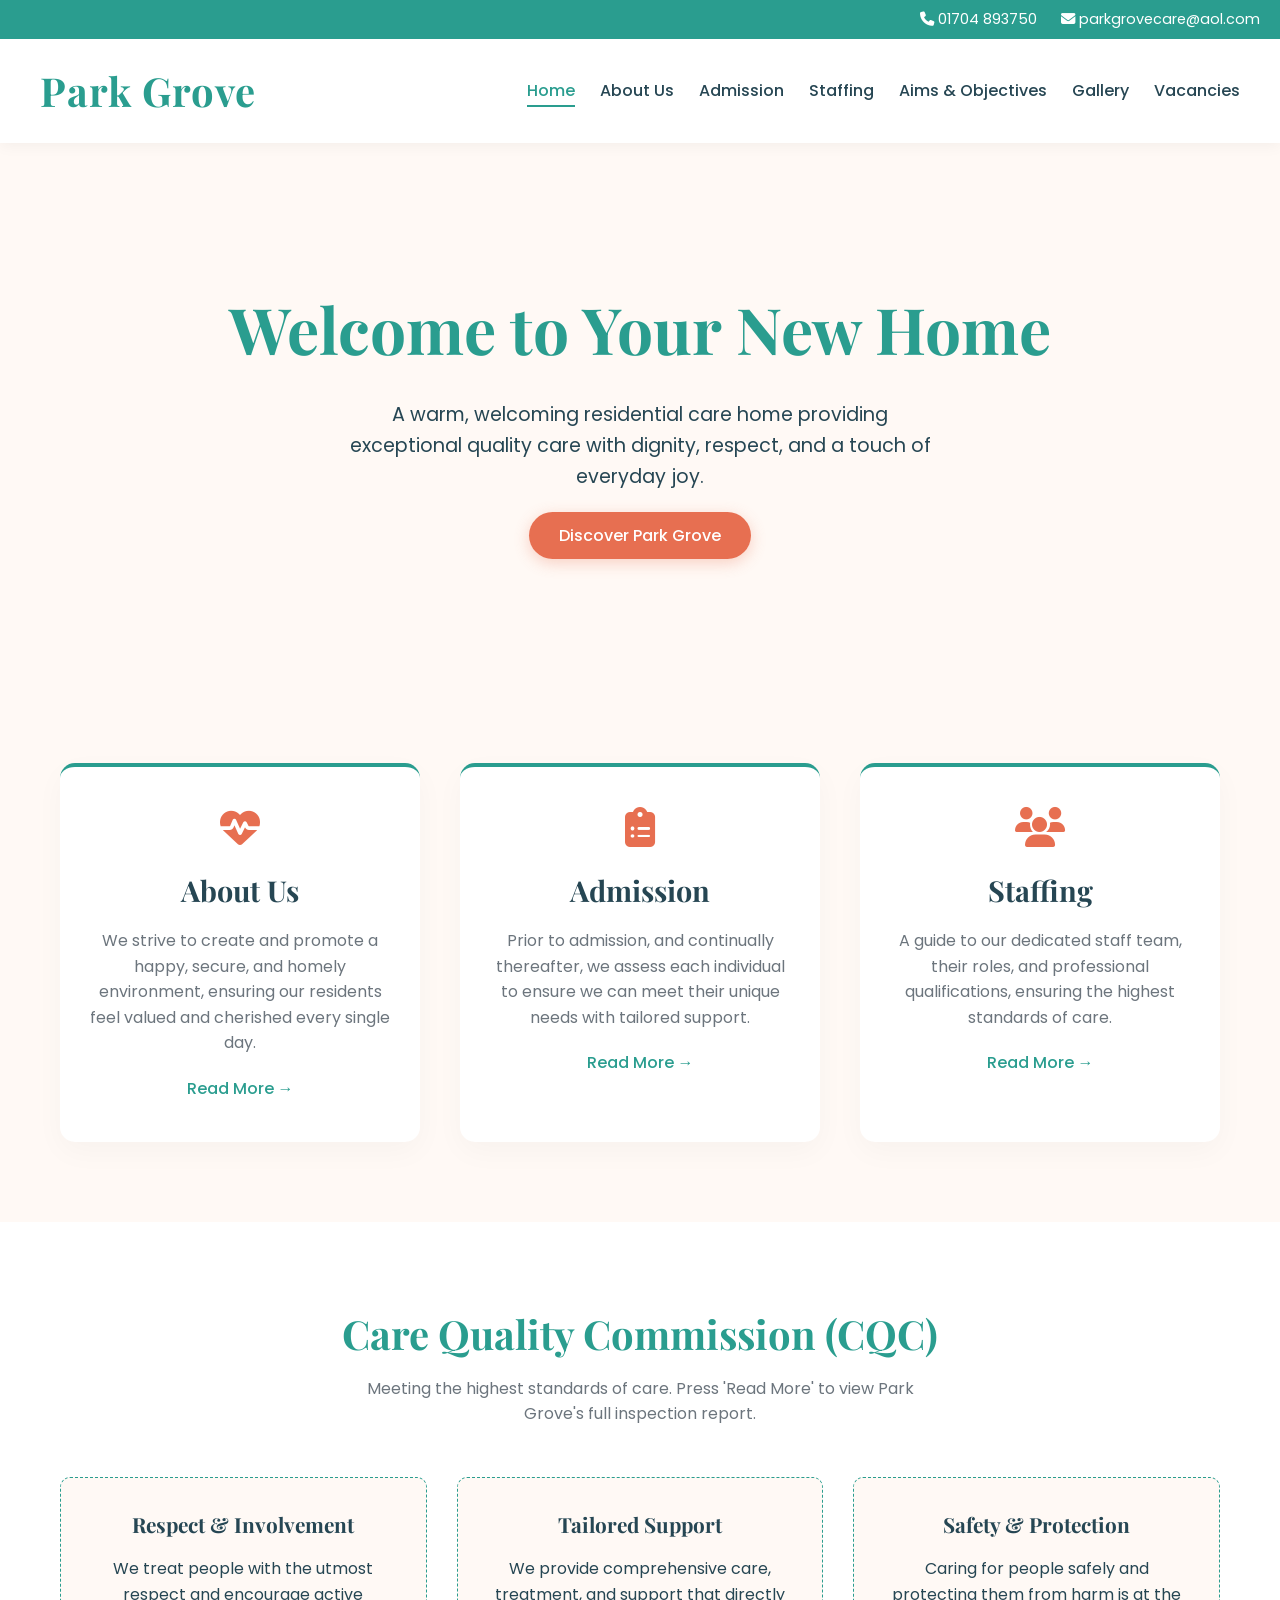
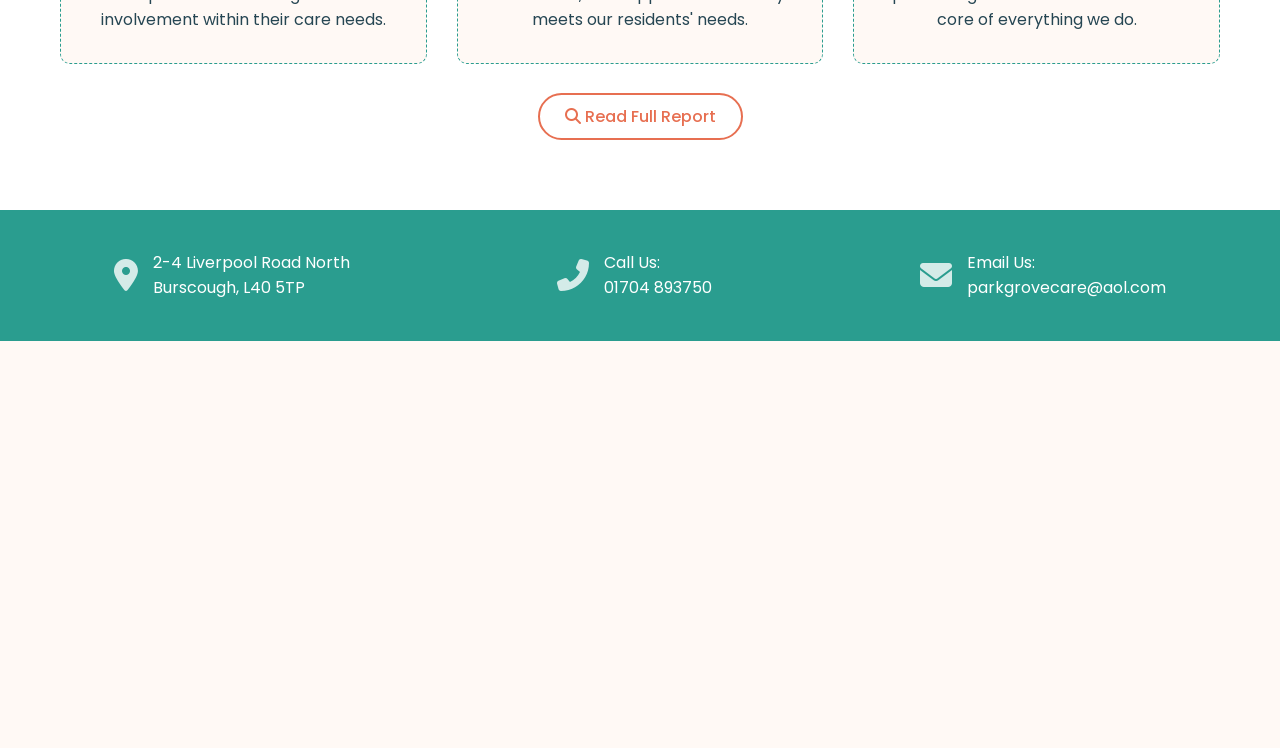
<file: index.html>
<!DOCTYPE html>
<html lang="en">
<head>
    <meta charset="UTF-8">
    <meta name="viewport" content="width=device-width, initial-scale=1.0">
    <title>Park Grove | Residential Care Home</title>
    <link href="https://fonts.googleapis.com/css2?family=Playfair+Display:wght@600;700&family=Poppins:wght@300;400;500&display=swap" rel="stylesheet">
    <link rel="stylesheet" href="https://cdnjs.cloudflare.com/ajax/libs/font-awesome/6.4.0/css/all.min.css">
    <link rel="stylesheet" href="styles.css">
</head>
<body>

    <header class="main-header">
        <div class="top-bar">
            <div class="contact-info">
                <span><i class="fas fa-phone"></i> 01704 893750</span>
                <span><i class="fas fa-envelope"></i> parkgrovecare@aol.com</span>
            </div>
        </div>
        <nav class="navbar">
            <h1 class="logo">Park Grove</h1>
            <ul class="nav-links">
                <li><a href="index.html" class="active">Home</a></li>
                <li><a href="about.html">About Us</a></li>
                <li><a href="admissions.html">Admission</a></li>
                <li><a href="staffing.html">Staffing</a></li>
                <li><a href="aimsandobjectives.html">Aims & Objectives</a></li>
                <li><a href="gallery.html">Gallery</a></li>
                <li><a href="#">Vacancies</a></li>
            </ul>
        </nav>
    </header>

    <section class="hero animate-on-scroll">
        <div class="hero-content">
            <h2>Welcome to Your New Home</h2>
            <p>A warm, welcoming residential care home providing exceptional quality care with dignity, respect, and a touch of everyday joy.</p>
            <a href="#about" class="btn-primary">Discover Park Grove</a>
        </div>
    </section>

    <section id="about" class="info-section">
        <div class="container grid-3">
            <div class="info-card animate-on-scroll">
                <i class="fas fa-heartbeat card-icon"></i>
                <h3>About Us</h3>
                <p>We strive to create and promote a happy, secure, and homely environment, ensuring our residents feel valued and cherished every single day.</p>
                <a href="/pages/about.html" class="read-more">Read More &rarr;</a>
            </div>
            <div class="info-card animate-on-scroll" style="transition-delay: 0.1s;">
                <i class="fas fa-clipboard-list card-icon"></i>
                <h3>Admission</h3>
                <p>Prior to admission, and continually thereafter, we assess each individual to ensure we can meet their unique needs with tailored support.</p>
                <a href="admissions.html" class="read-more">Read More &rarr;</a>
            </div>
            <div class="info-card animate-on-scroll" style="transition-delay: 0.2s;">
                <i class="fas fa-users card-icon"></i>
                <h3>Staffing</h3>
                <p>A guide to our dedicated staff team, their roles, and professional qualifications, ensuring the highest standards of care.</p>
                <a href="staffing.html" class="read-more">Read More &rarr;</a>
            </div>
        </div>
    </section>

    <!-- CQC Section -->
    <section class="cqc-section animate-on-scroll">
        <div class="container">
            <h2 class="section-title">Care Quality Commission (CQC)</h2>
            <p class="section-subtitle">Meeting the highest standards of care. Press 'Read More' to view Park Grove's full inspection report.</p>
            
            <div class="cqc-grid">
                <div class="cqc-box">
                    <h4>Respect & Involvement</h4>
                    <p>We treat people with the utmost respect and encourage active involvement within their care needs.</p>
                </div>
                <div class="cqc-box">
                    <h4>Tailored Support</h4>
                    <p>We provide comprehensive care, treatment, and support that directly meets our residents' needs.</p>
                </div>
                <div class="cqc-box">
                    <h4>Safety & Protection</h4>
                    <p>Caring for people safely and protecting them from harm is at the core of everything we do.</p>
                </div>
            </div>
            <div class="cqc-action">
                <a href="#" class="btn-secondary"><i class="fas fa-search"></i> Read Full Report</a>
            </div>
        </div>
    </section>

    <!-- Footer Section -->
    <footer class="main-footer">
        <div class="footer-banner">
            <div class="footer-item">
                <i class="fas fa-map-marker-alt"></i>
                <p>2-4 Liverpool Road North<br>Burscough, L40 5TP</p>
            </div>
            <div class="footer-item">
                <i class="fas fa-phone-alt"></i>
                <p>Call Us:<br>01704 893750</p>
            </div>
            <div class="footer-item">
                <i class="fas fa-envelope"></i>
                <p>Email Us:<br>parkgrovecare@aol.com</p>
            </div>
        </div>
        
        <div class="map-container">
            <iframe src="https://www.google.com/maps/embed?pb=!1m18!1m12!1m3!1d2371.603333452417!2d-2.8427771!3d53.599661!2m3!1f0!2f0!3f0!3m2!1i1024!2i768!4f13.1!3m3!1m2!1s0x487b123456789abc%3A0x123456789abcdef!2s2-4%20Liverpool%20Rd%20N%2C%20Burscough%2C%20Ormskirk%20L40%205TP%2C%20UK!5e0!3m2!1sen!2sus!4v1620000000000!5m2!1sen!2sus" width="100%" height="400" style="border:0;" allowfullscreen="" loading="lazy"></iframe>
        </div>
    </footer>

    <script src="script.js"></script>
</body>
</html>
</file>
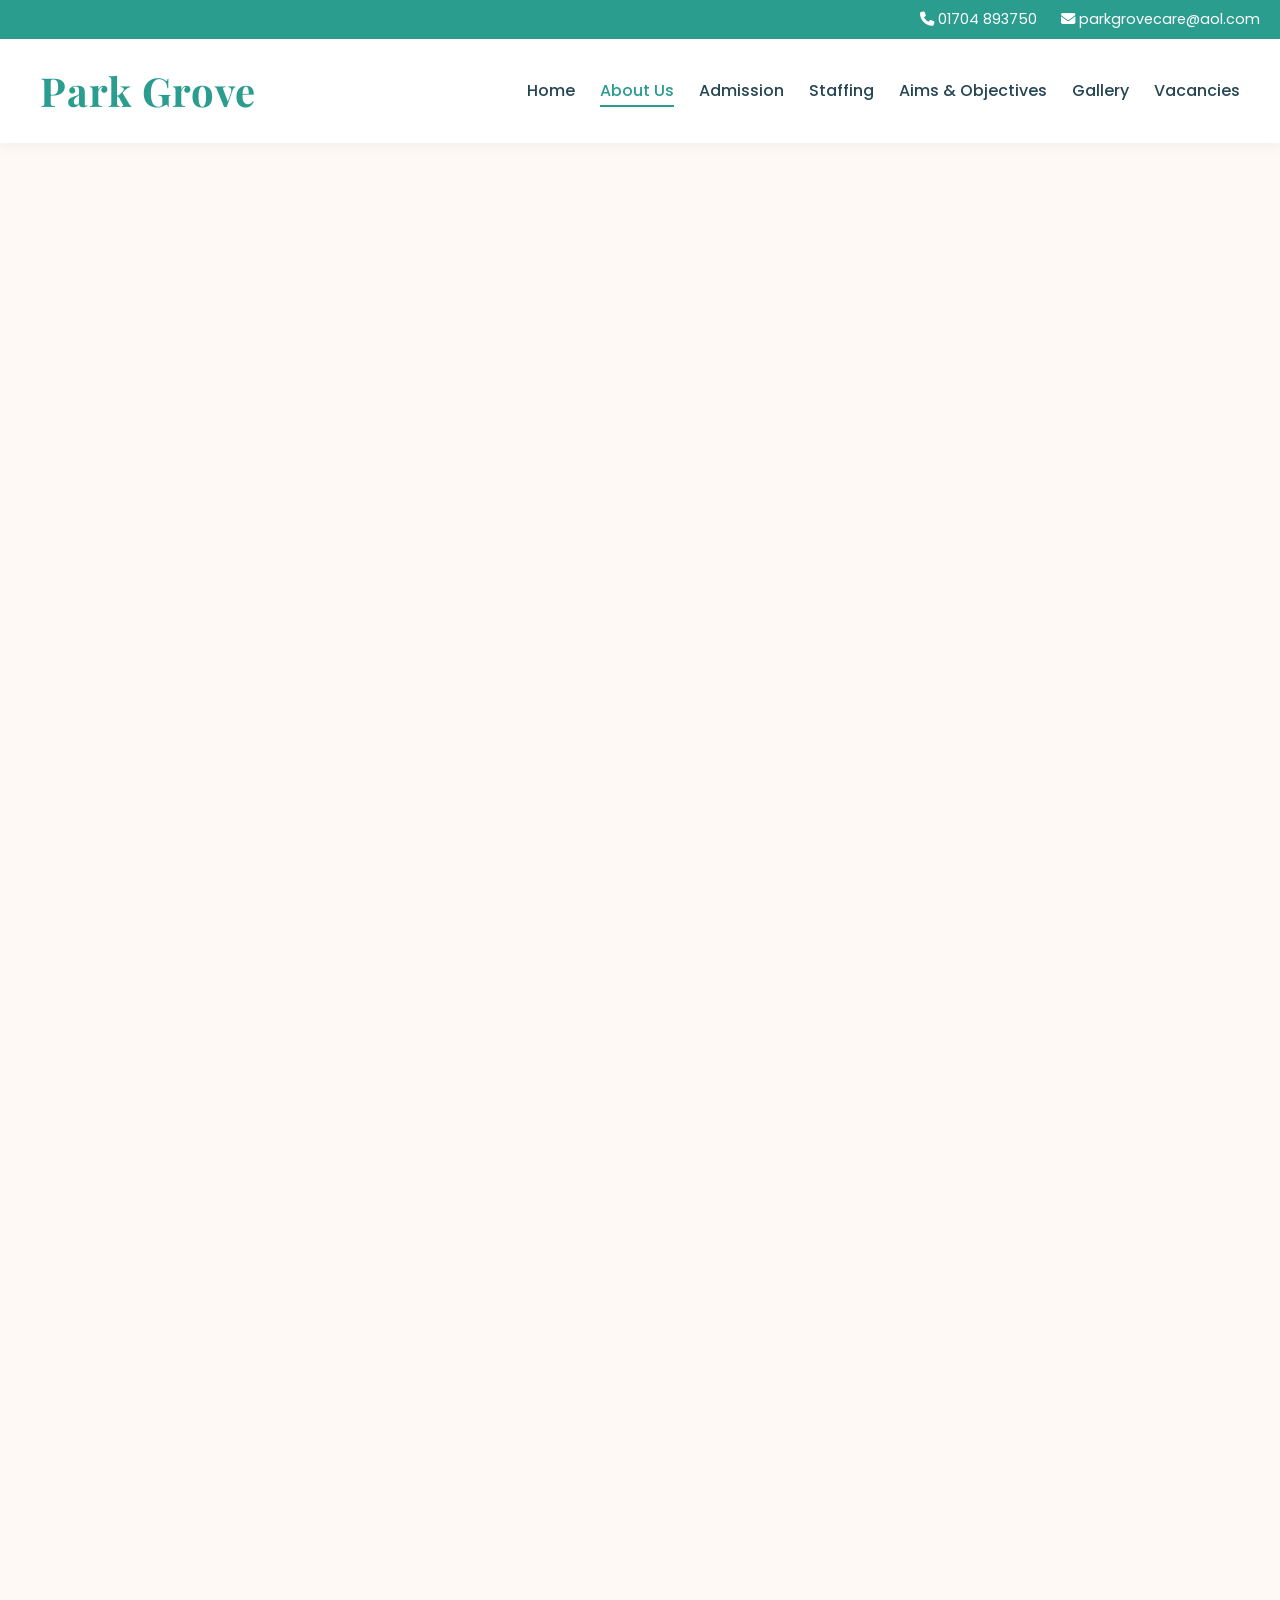
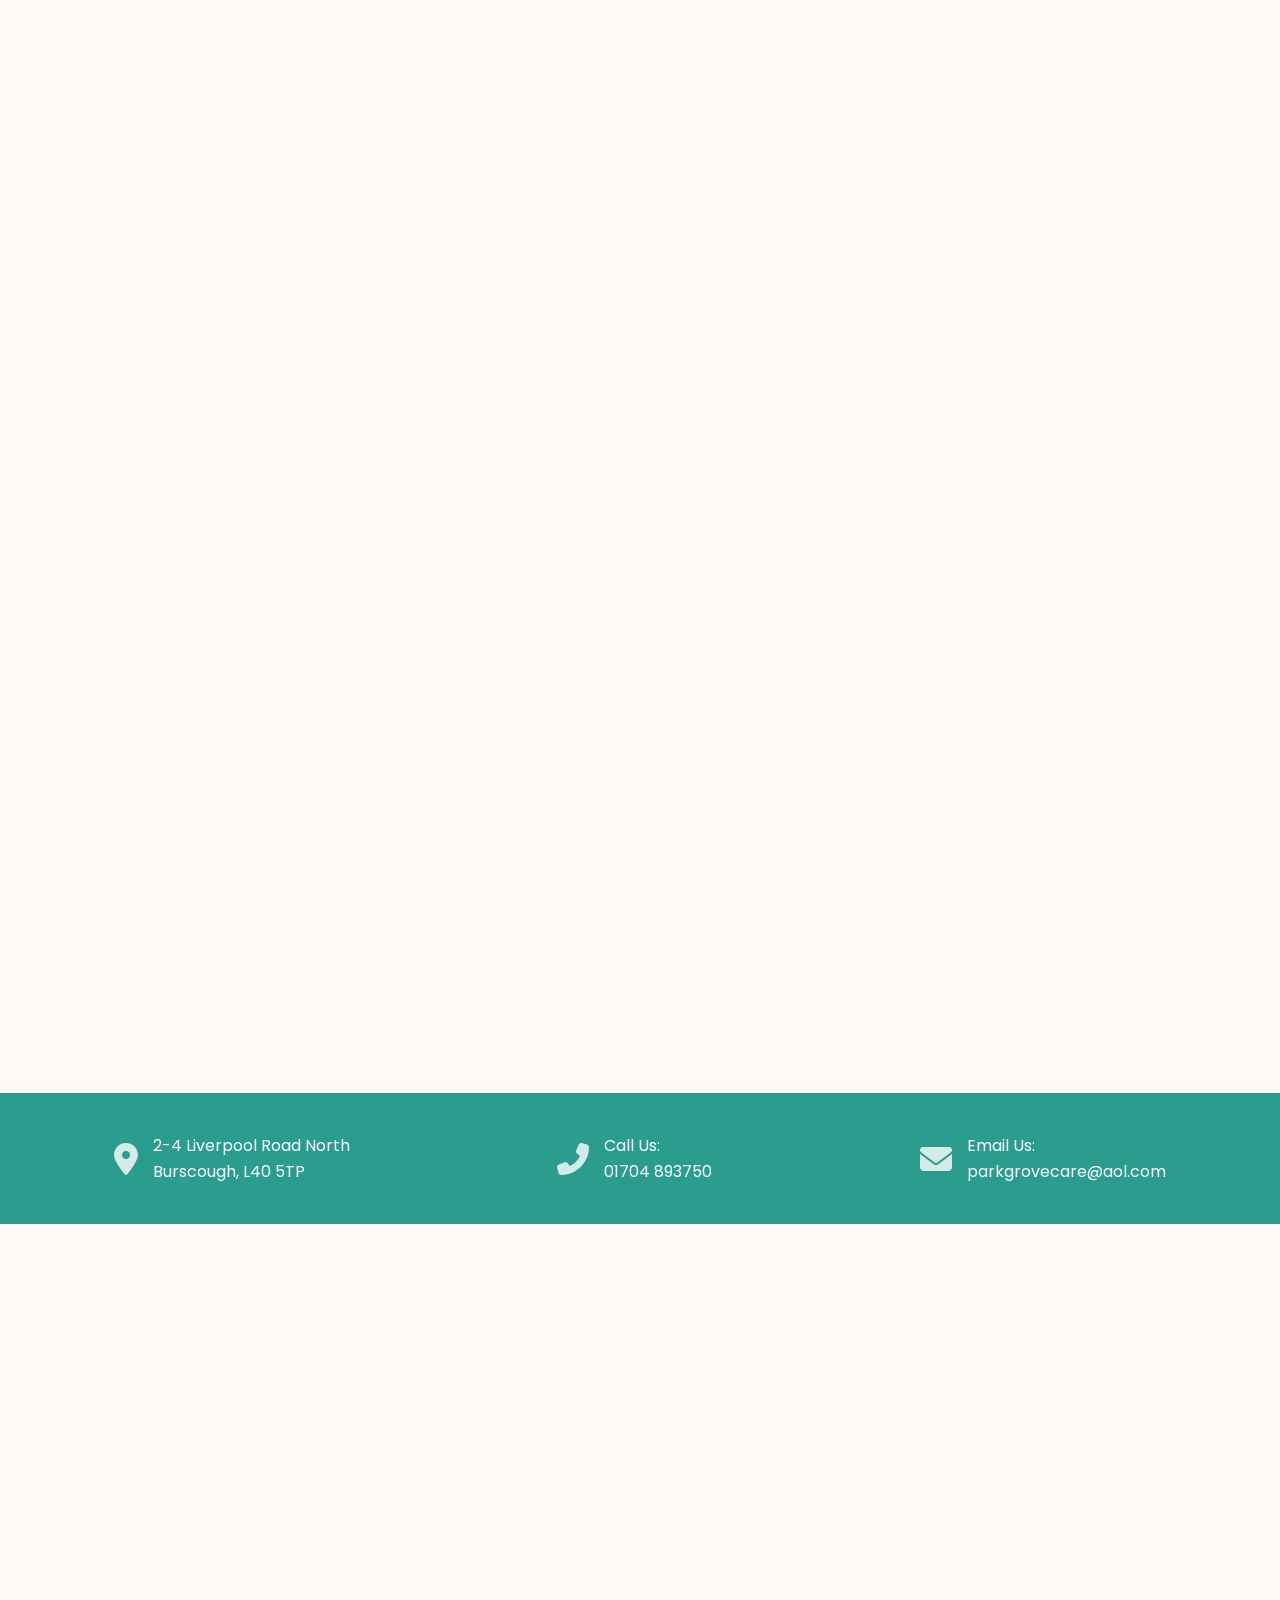
<file: about.html>
<!DOCTYPE html>
<html lang="en">
<head>
    <meta charset="UTF-8">
    <meta name="viewport" content="width=device-width, initial-scale=1.0">
    <title>About Us | Park Grove</title>
    <!-- Google Fonts -->
    <link href="https://fonts.googleapis.com/css2?family=Playfair+Display:wght@600;700&family=Poppins:wght@300;400;500;600&display=swap" rel="stylesheet">
    <!-- FontAwesome for Icons -->
    <link rel="stylesheet" href="https://cdnjs.cloudflare.com/ajax/libs/font-awesome/6.4.0/css/all.min.css">
    <!-- Stylesheets (Linking both the main styles for the header/footer and the specific about styles) -->
    <link rel="stylesheet" href="styles.css">
    <link rel="stylesheet" href="about.css">
</head>
<body>

    <!-- Header & Navigation (Identical to index.html) -->
    <header class="main-header">
        <div class="top-bar">
            <div class="contact-info">
                <span><i class="fas fa-phone"></i> 01704 893750</span>
                <span><i class="fas fa-envelope"></i> parkgrovecare@aol.com</span>
            </div>
        </div>
        <nav class="navbar">
            <h1 class="logo">Park Grove</h1>
            <ul class="nav-links">
                <li><a href="index.html">Home</a></li>
                <li><a href="about.html" class="active">About Us</a></li>
                <li><a href="admissions.html">Admission</a></li>
                <li><a href="staffing.html">Staffing</a></li>
                <li><a href="aimsandobjectives.html">Aims & Objectives</a></li>
                <li><a href="#">Gallery</a></li>
                <li><a href="#">Vacancies</a></li>
            </ul>
        </nav>
    </header>

    <!-- About Hero Section -->
    <section class="about-hero fade-scroll">
        <div class="about-hero-content">
            <h2>Our Story</h2>
            <p>Providing quality care with dignity and respect since 1985.</p>
        </div>
    </section>

    <!-- Main About Content -->
    <main class="about-container">
        
        <!-- Section 1: Heritage -->
        <section class="about-block fade-scroll">
            <div class="about-text-card">
                <i class="fas fa-award section-icon"></i>
                <h3>A Legacy of Care</h3>
                <p>Park Grove was established in July 1985 and has been under the ownership of Kevin & Una Banks since March 1997, who have over 30 years of experience working in the care sector.</p>
                <p>We are committed to maintaining and improving the quality of our service. In January 2006 we were awarded the Investors in People award. We maintain a comprehensive quality policies and procedures manual, constantly under review and revision. A summary of our most recent inspection report is available at CQC online. As of 2026, Park Grove remains under Crown Care Services.</p>
            </div>
        </section>

        <!-- Section 2: Facilities -->
        <section class="about-block reverse fade-scroll">
            <div class="about-text-card">
                <i class="fas fa-home section-icon"></i>
                <h3>Comfort & Facilities</h3>
                <p>Registered for 32 residents, our rooms span the ground and first floors (serviced by a lift). We offer ample bathrooms, including a wet room and an easy walk-in modern bath, all equipped with grab rails for wheelchair and zimmer frame accessibility.</p>
                <p>A Nurse call facility is in every room. We feature two dining rooms and four lounges (Sky TV in two). A touchscreen computer is accessible for residents to keep in touch with family via Skype, Facebook, or email, alongside free Wi-Fi throughout the home.</p>
            </div>
        </section>

        <!-- Section 3: Activities & Community -->
        <section class="about-block fade-scroll">
            <div class="about-text-card">
                <i class="fas fa-tree section-icon"></i>
                <h3>Community & Lifestyle</h3>
                <p>Located on the main A59, we are within a 5-minute walk of village shops, the post office, bank, and library. Excellent transport links via bus and train make visiting easy.</p>
                <p>Residents enjoy a vibrant programme of events arranged within the home. Local amenities include a sports centre, parks, a cricket ground, and OAP clubs with weekly bingo and seasonal fayres. Local churches of various denominations frequently visit the home for those wishing to join in communion.</p>
            </div>
        </section>

        <!-- Section 4: Personalization -->
        <section class="about-block full-width fade-scroll">
            <div class="about-text-card highlight-card">
                <i class="fas fa-couch section-icon"></i>
                <h3>Make It Your Own</h3>
                <p>You are most welcome to bring any personal belongings to the home. Smaller items such as a special chair, radio, TV, ornaments, shelving, and pictures can be brought in, and if you would like your room decor to change, this will be done.</p>
                <p>If you would like to bring in larger items (e.g., bed, dressing table, or wardrobe), we will do everything we can to accommodate you and personalise your environment to truly make it feel like home.</p>
            </div>
        </section>

    </main>

    <!-- Footer (Identical to index.html) -->
    <footer class="main-footer">
        <div class="footer-banner">
            <div class="footer-item">
                <i class="fas fa-map-marker-alt"></i>
                <p>2-4 Liverpool Road North<br>Burscough, L40 5TP</p>
            </div>
            <div class="footer-item">
                <i class="fas fa-phone-alt"></i>
                <p>Call Us:<br>01704 893750</p>
            </div>
            <div class="footer-item">
                <i class="fas fa-envelope"></i>
                <p>Email Us:<br>parkgrovecare@aol.com</p>
            </div>
        </div>
        <div class="map-container">
            <iframe src="https://www.google.com/maps/embed?pb=!1m18!1m12!1m3!1d2371.603333452417!2d-2.8427771!3d53.599661!2m3!1f0!2f0!3f0!3m2!1i1024!2i768!4f13.1!3m3!1m2!1s0x487b123456789abc%3A0x123456789abcdef!2s2-4%20Liverpool%20Rd%20N%2C%20Burscough%2C%20Ormskirk%20L40%205TP%2C%20UK!5e0!3m2!1sen!2sus!4v1620000000000!5m2!1sen!2sus" width="100%" height="400" style="border:0;" allowfullscreen="" loading="lazy"></iframe>
        </div>
    </footer>

    <!-- Script linking to compiled JS -->
    <script src="about.js"></script>
</body>
</html>
</file>
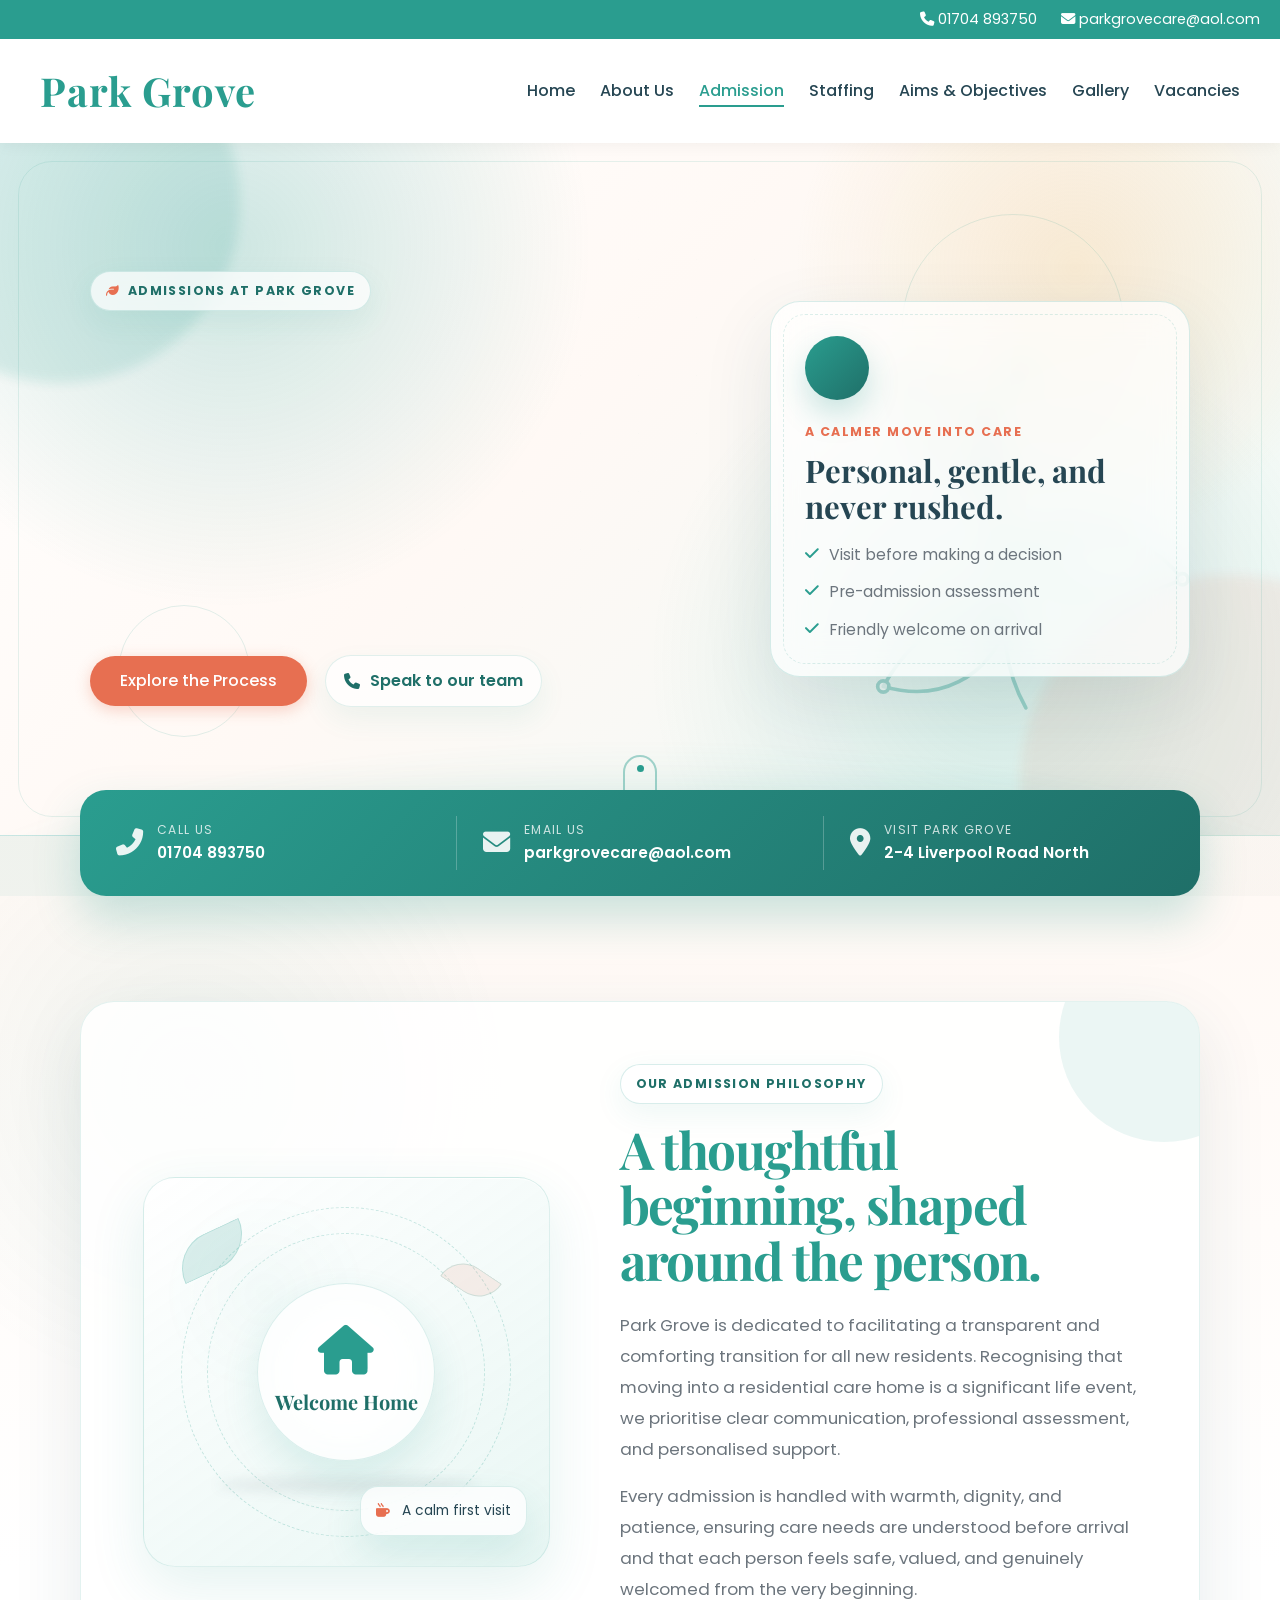
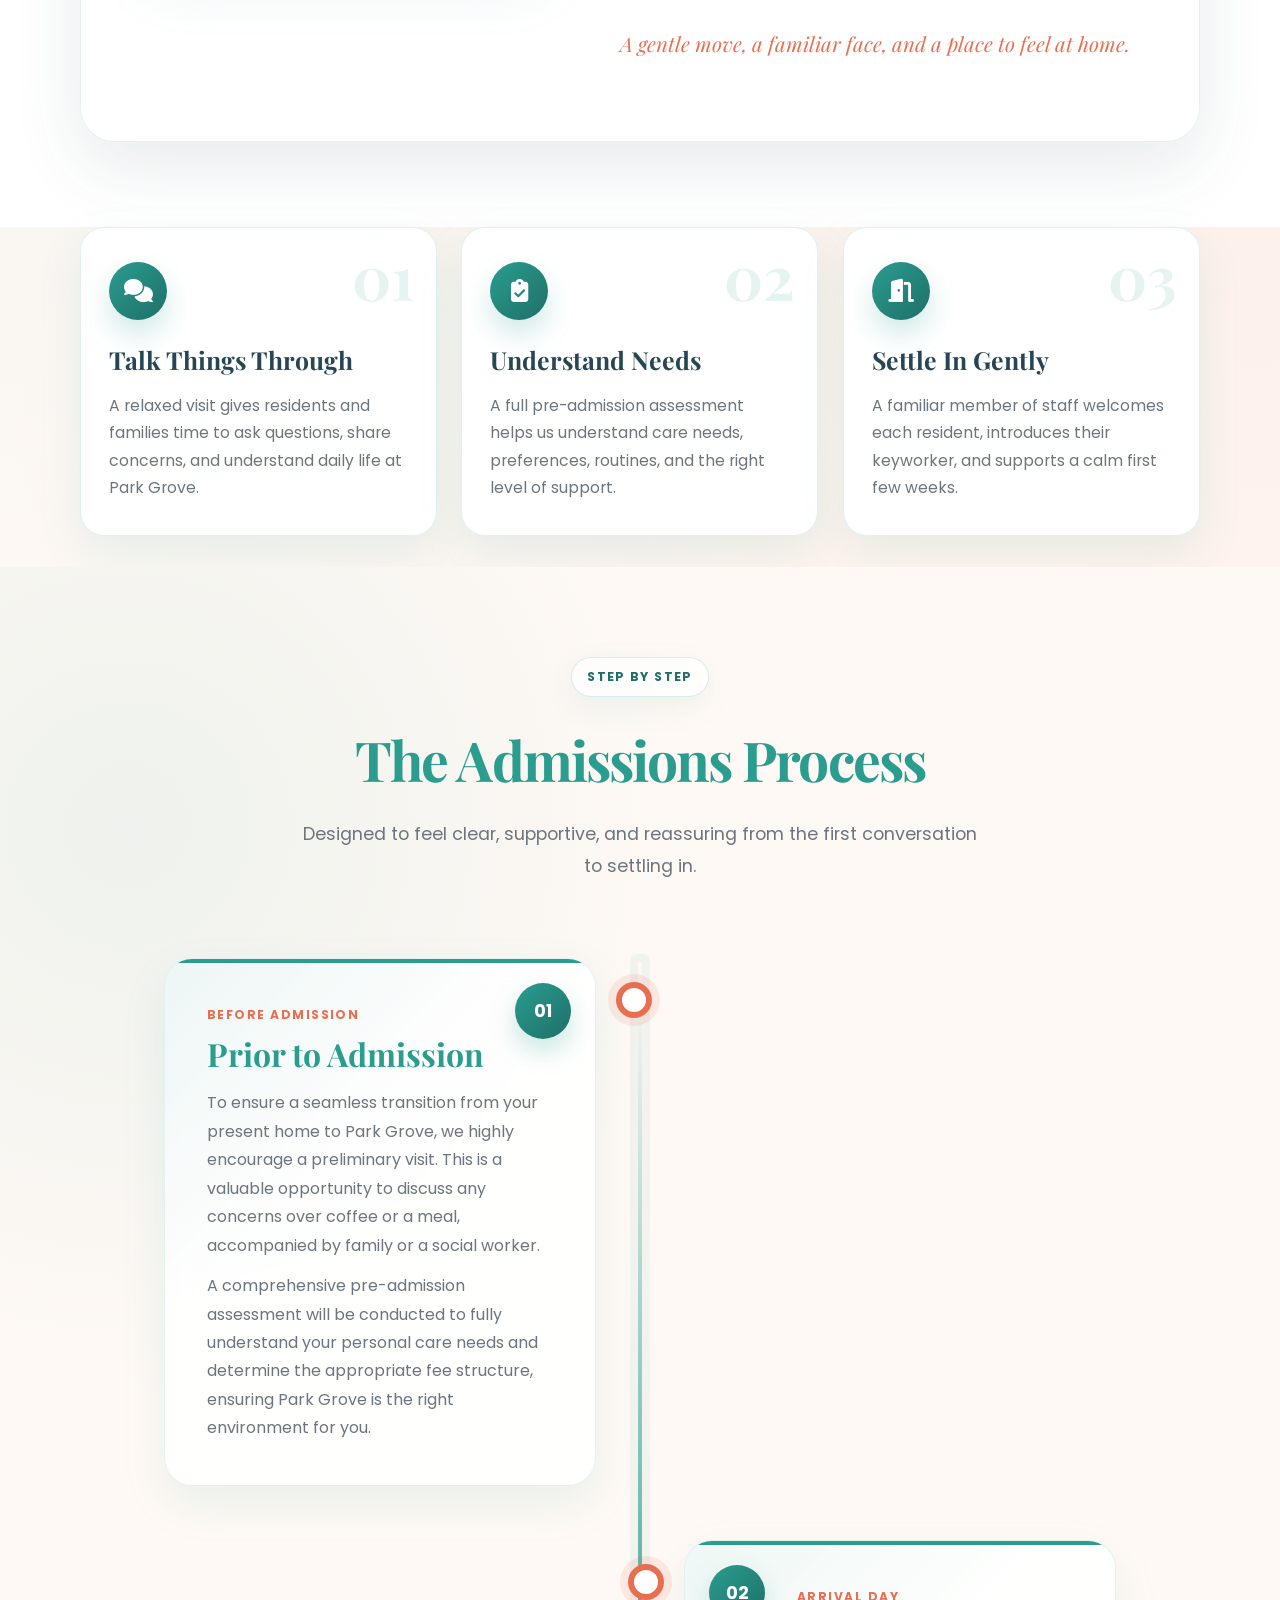
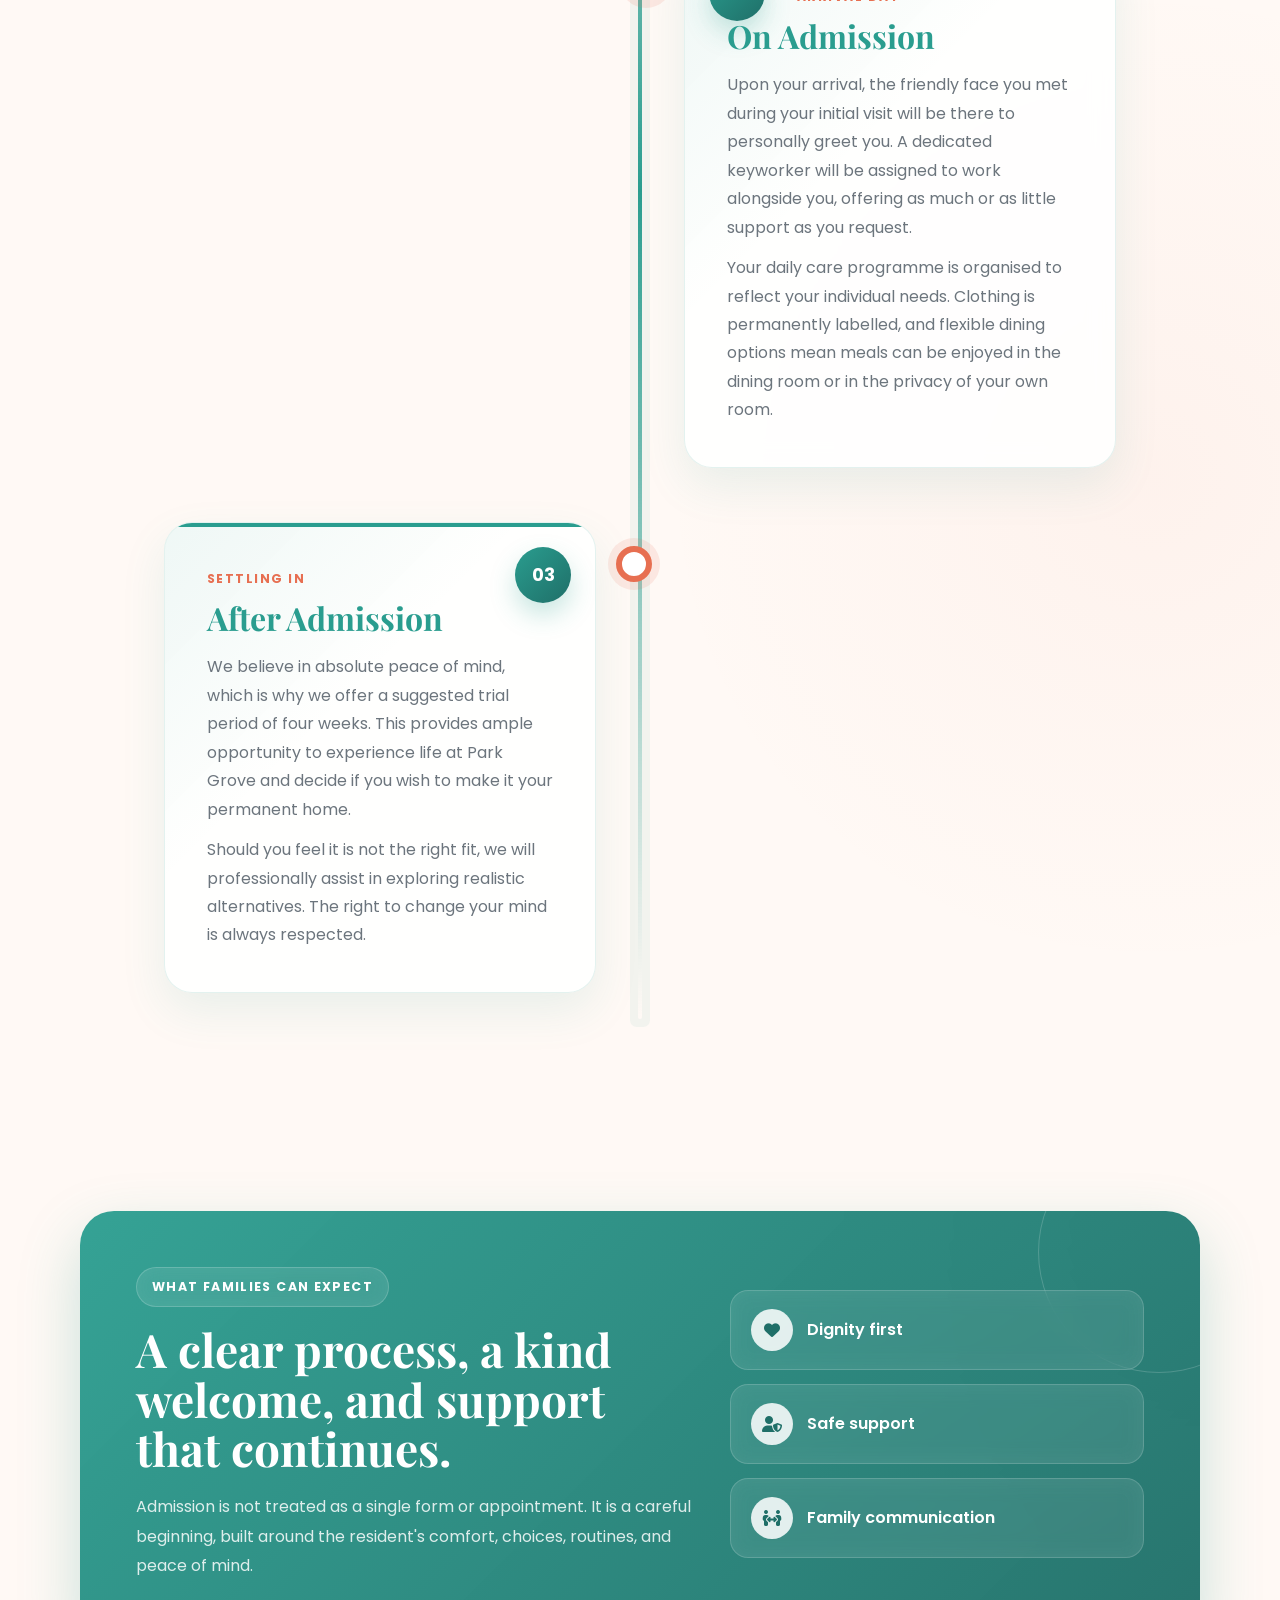
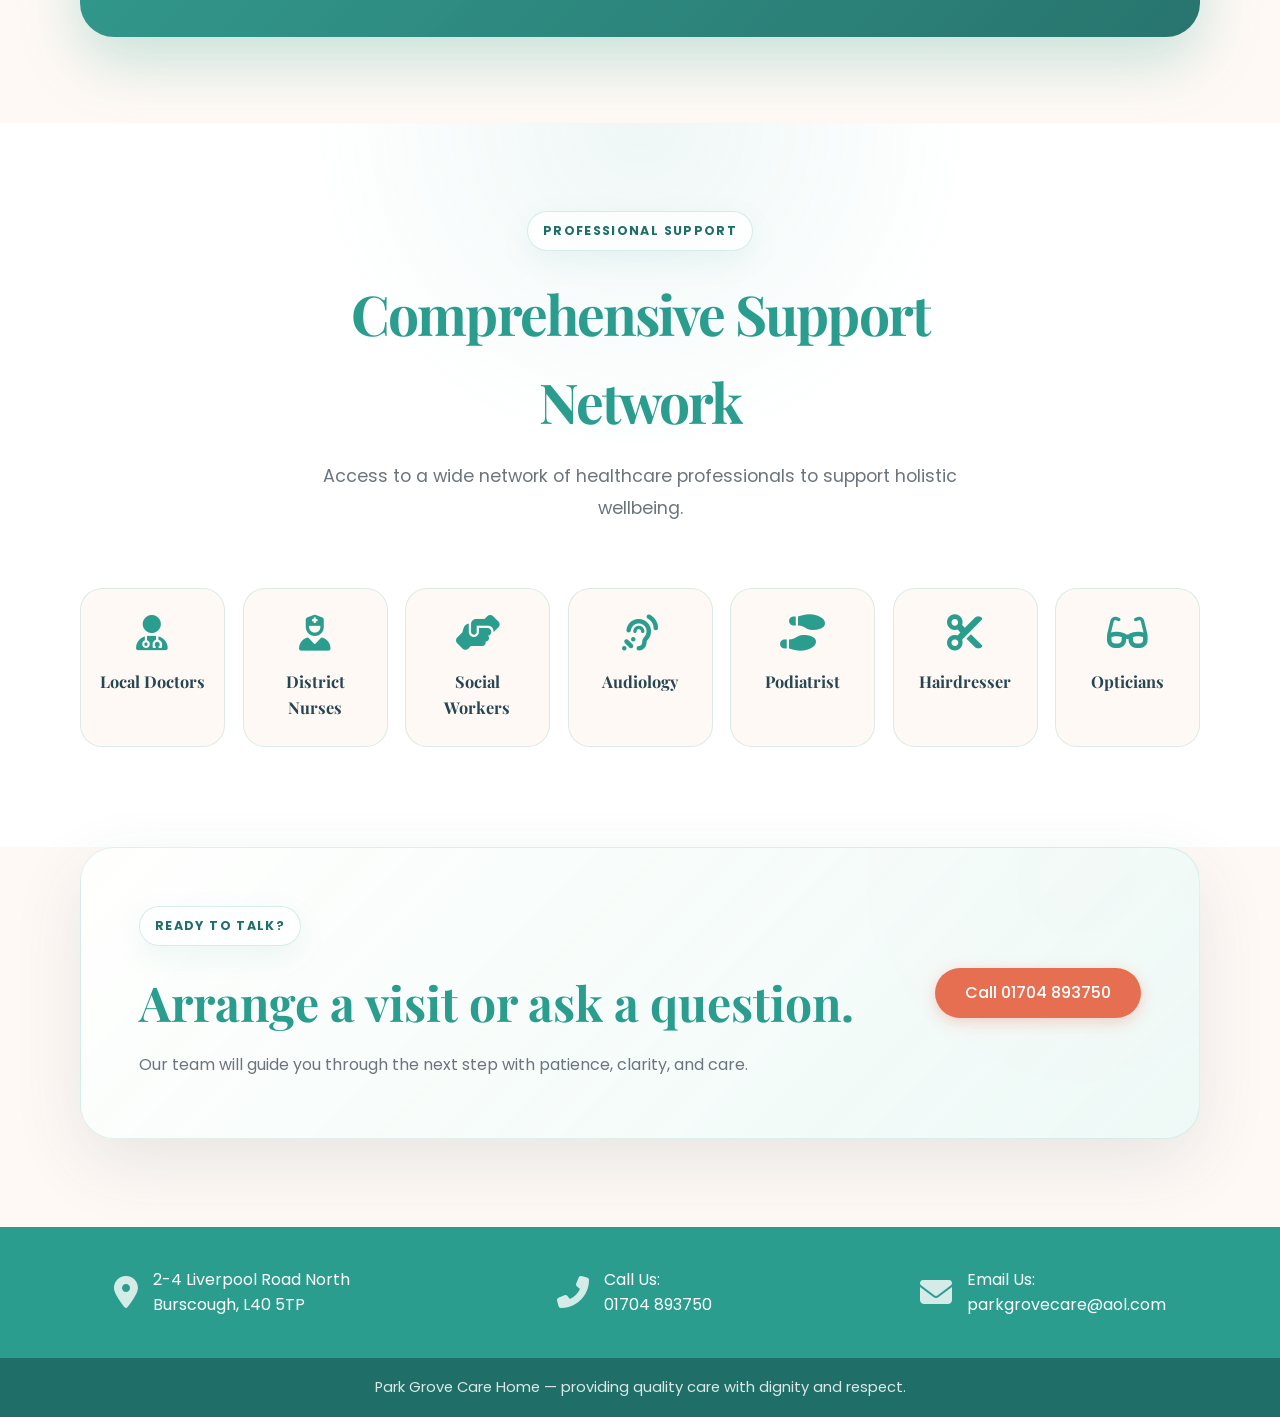
<file: admissions.html>
<!DOCTYPE html>
<html lang="en">
<head>
    <meta charset="UTF-8">
    <meta name="viewport" content="width=device-width, initial-scale=1.0">
    <title>Admission | Park Grove</title>

    <link href="https://fonts.googleapis.com/css2?family=Playfair+Display:wght@600;700&family=Poppins:wght@300;400;500;600&display=swap" rel="stylesheet">

    <link rel="stylesheet" href="https://cdnjs.cloudflare.com/ajax/libs/font-awesome/6.4.0/css/all.min.css">

    <link rel="stylesheet" href="styles.css">
    <link rel="stylesheet" href="admissions.css">
</head>
<body>

    <header class="main-header">
        <div class="top-bar">
            <div class="contact-info">
                <span><i class="fas fa-phone"></i> 01704 893750</span>
                <span><i class="fas fa-envelope"></i> parkgrovecare@aol.com</span>
            </div>
        </div>
        <nav class="navbar">
            <h1 class="logo">Park Grove</h1>
            <ul class="nav-links">
                <li><a href="index.html">Home</a></li>
                <li><a href="about.html">About Us</a></li>
                <li><a href="admissions.html" class="active">Admission</a></li>
                <li><a href="staffing.html">Staffing</a></li>
                <li><a href="aimsandobjectives.html">Aims & Objectives</a></li>
                <li><a href="gallery.html">Gallery</a></li>
                <li><a href="#">Vacancies</a></li>
            </ul>
        </nav>
    </header>

    <section class="admissions-hero" aria-labelledby="admissions-title">
        <div class="hero-glow hero-glow-one" aria-hidden="true"></div>
        <div class="hero-glow hero-glow-two" aria-hidden="true"></div>
        <div class="hero-pattern" aria-hidden="true"></div>

        <svg class="hero-botanical" viewBox="0 0 440 440" aria-hidden="true">
            <path class="botanical-stem" d="M222 398 C178 320 214 247 185 174 C163 118 178 73 219 33" />
            <path class="botanical-leaf botanical-leaf-one" d="M196 155 C124 139 89 93 78 40 C139 45 184 79 196 155 Z" />
            <path class="botanical-leaf botanical-leaf-two" d="M218 226 C294 197 351 211 390 260 C329 288 265 286 218 226 Z" />
            <path class="botanical-leaf botanical-leaf-three" d="M204 304 C137 293 98 324 69 375 C128 392 181 368 204 304 Z" />
            <circle cx="219" cy="33" r="8" />
            <circle cx="390" cy="260" r="6" />
            <circle cx="69" cy="375" r="6" />
        </svg>

        <div class="hero-text hero-copy">
            <span class="hero-kicker"><i class="fas fa-leaf"></i> Admissions at Park Grove</span>
            <h2 id="admissions-title" class="letter-title" data-letter-title="Your Journey With Us">Your Journey With Us</h2>
            <p class="hero-subtitle" data-split-text="A seamless, supportive, and dignified transition into the Park Grove family.">A seamless, supportive, and dignified transition into the Park Grove family.</p>

            <div class="hero-actions">
                <a href="#admissions-process" class="btn-primary hero-main-button">Explore the Process</a>
                <a href="tel:01704893750" class="hero-soft-link"><i class="fas fa-phone"></i> Speak to our team</a>
            </div>
        </div>

        <aside class="hero-assurance-card scroll-reveal" aria-label="Admissions reassurance">
            <div class="assurance-icon"><i class="fas fa-hands-holding-heart"></i></div>
            <p class="assurance-label">A calmer move into care</p>
            <h3>Personal, gentle, and never rushed.</h3>
            <ul>
                <li><i class="fas fa-check"></i> Visit before making a decision</li>
                <li><i class="fas fa-check"></i> Pre-admission assessment</li>
                <li><i class="fas fa-check"></i> Friendly welcome on arrival</li>
            </ul>
        </aside>

        <a href="#admissions-process" class="hero-scroll-cue" aria-label="Scroll to admissions process">
            <span></span>
        </a>
    </section>

    <!-- Top Contact Strip -->
    <section class="admission-contact-strip scroll-reveal" aria-label="Quick contact details">
        <div class="contact-strip-item">
            <i class="fas fa-phone-alt"></i>
            <div>
                <span>Call Us</span>
                <strong>01704 893750</strong>
            </div>
        </div>
        <div class="contact-strip-divider" aria-hidden="true"></div>
        <div class="contact-strip-item">
            <i class="fas fa-envelope"></i>
            <div>
                <span>Email Us</span>
                <strong>parkgrovecare@aol.com</strong>
            </div>
        </div>
        <div class="contact-strip-divider" aria-hidden="true"></div>
        <div class="contact-strip-item">
            <i class="fas fa-map-marker-alt"></i>
            <div>
                <span>Visit Park Grove</span>
                <strong>2-4 Liverpool Road North</strong>
            </div>
        </div>
    </section>

    <section class="manager-welcome admission-philosophy">
        <div class="welcome-container slide-up">
            <div class="admission-illustration" aria-hidden="true">
                <div class="illustration-card illustration-card-main">
                    <i class="fas fa-home"></i>
                    <span>Welcome Home</span>
                </div>
                <div class="illustration-orbit orbit-one"></div>
                <div class="illustration-orbit orbit-two"></div>
                <div class="illustration-leaf leaf-one"></div>
                <div class="illustration-leaf leaf-two"></div>
                <div class="illustration-card illustration-card-small">
                    <i class="fas fa-mug-hot"></i>
                    <span>A calm first visit</span>
                </div>
            </div>

            <div class="welcome-text">
                <span class="section-kicker">Our Admission Philosophy</span>
                <h3>A thoughtful beginning, shaped around the person.</h3>
                <p>Park Grove is dedicated to facilitating a transparent and comforting transition for all new residents. Recognising that moving into a residential care home is a significant life event, we prioritise clear communication, professional assessment, and personalised support.</p>
                <p>Every admission is handled with warmth, dignity, and patience, ensuring care needs are understood before arrival and that each person feels safe, valued, and genuinely welcomed from the very beginning.</p>
                <p class="signature">A gentle move, a familiar face, and a place to feel at home.</p>
            </div>
        </div>
    </section>

    <section class="journey-preview" aria-label="Admission journey highlights">
        <div class="journey-card pop-in">
            <span>01</span>
            <i class="fas fa-comments"></i>
            <h3>Talk Things Through</h3>
            <p>A relaxed visit gives residents and families time to ask questions, share concerns, and understand daily life at Park Grove.</p>
        </div>
        <div class="journey-card pop-in">
            <span>02</span>
            <i class="fas fa-clipboard-check"></i>
            <h3>Understand Needs</h3>
            <p>A full pre-admission assessment helps us understand care needs, preferences, routines, and the right level of support.</p>
        </div>
        <div class="journey-card pop-in">
            <span>03</span>
            <i class="fas fa-door-open"></i>
            <h3>Settle In Gently</h3>
            <p>A familiar member of staff welcomes each resident, introduces their keyworker, and supports a calm first few weeks.</p>
        </div>
    </section>

    <!-- Interactive Admissions Timeline -->
    <section id="admissions-process" class="timeline-section">
        <div class="section-heading-wrap scroll-reveal">
            <span class="section-kicker">Step by Step</span>
            <h2 class="section-heading">The Admissions Process</h2>
            <p class="subtitle">Designed to feel clear, supportive, and reassuring from the first conversation to settling in.</p>
        </div>

        <div class="timeline">
            <div class="timeline-item left">
                <div class="timeline-content slide-in-left">
                    <div class="step-number">01</div>
                    <span class="timeline-label">Before Admission</span>
                    <h3>Prior to Admission</h3>
                    <p>To ensure a seamless transition from your present home to Park Grove, we highly encourage a preliminary visit. This is a valuable opportunity to discuss any concerns over coffee or a meal, accompanied by family or a social worker.</p>
                    <p>A comprehensive pre-admission assessment will be conducted to fully understand your personal care needs and determine the appropriate fee structure, ensuring Park Grove is the right environment for you.</p>
                </div>
            </div>

            <div class="timeline-item right">
                <div class="timeline-content slide-in-right">
                    <div class="step-number">02</div>
                    <span class="timeline-label">Arrival Day</span>
                    <h3>On Admission</h3>
                    <p>Upon your arrival, the friendly face you met during your initial visit will be there to personally greet you. A dedicated keyworker will be assigned to work alongside you, offering as much or as little support as you request.</p>
                    <p>Your daily care programme is organised to reflect your individual needs. Clothing is permanently labelled, and flexible dining options mean meals can be enjoyed in the dining room or in the privacy of your own room.</p>
                </div>
            </div>

            <div class="timeline-item left">
                <div class="timeline-content slide-in-left">
                    <div class="step-number">03</div>
                    <span class="timeline-label">Settling In</span>
                    <h3>After Admission</h3>
                    <p>We believe in absolute peace of mind, which is why we offer a suggested trial period of four weeks. This provides ample opportunity to experience life at Park Grove and decide if you wish to make it your permanent home.</p>
                    <p>Should you feel it is not the right fit, we will professionally assist in exploring realistic alternatives. The right to change your mind is always respected.</p>
                </div>
            </div>
        </div>
    </section>

    <!-- Reassurance Band -->
    <section class="reassurance-band scroll-reveal">
        <div class="reassurance-content">
            <span class="section-kicker">What families can expect</span>
            <h2>A clear process, a kind welcome, and support that continues.</h2>
            <p>Admission is not treated as a single form or appointment. It is a careful beginning, built around the resident's comfort, choices, routines, and peace of mind.</p>
        </div>
        <div class="reassurance-points">
            <div><i class="fas fa-heart"></i><span>Dignity first</span></div>
            <div><i class="fas fa-user-shield"></i><span>Safe support</span></div>
            <div><i class="fas fa-people-arrows"></i><span>Family communication</span></div>
        </div>
    </section>

    <!-- Professional Input Grid -->
    <section class="professional-input">
        <div class="section-heading-wrap scroll-reveal">
            <span class="section-kicker">Professional Support</span>
            <h2 class="section-heading">Comprehensive Support Network</h2>
            <p class="subtitle">Access to a wide network of healthcare professionals to support holistic wellbeing.</p>
        </div>

        <div class="input-grid">
            <div class="input-card pop-in"><i class="fas fa-user-md"></i><h4>Local Doctors</h4></div>
            <div class="input-card pop-in"><i class="fas fa-user-nurse"></i><h4>District Nurses</h4></div>
            <div class="input-card pop-in"><i class="fas fa-hands-helping"></i><h4>Social Workers</h4></div>
            <div class="input-card pop-in"><i class="fas fa-ear-listen"></i><h4>Audiology</h4></div>
            <div class="input-card pop-in"><i class="fas fa-shoe-prints"></i><h4>Podiatrist</h4></div>
            <div class="input-card pop-in"><i class="fas fa-scissors"></i><h4>Hairdresser</h4></div>
            <div class="input-card pop-in"><i class="fas fa-glasses"></i><h4>Opticians</h4></div>
        </div>
    </section>

    <!-- CTA -->
    <section class="admissions-cta scroll-reveal">
        <div>
            <span class="section-kicker">Ready to talk?</span>
            <h2>Arrange a visit or ask a question.</h2>
            <p>Our team will guide you through the next step with patience, clarity, and care.</p>
        </div>
        <a href="tel:01704893750" class="btn-primary">Call 01704 893750</a>
    </section>

    <!-- Footer -->
    <footer class="main-footer">
        <div class="footer-banner">
            <div class="footer-item"><i class="fas fa-map-marker-alt"></i><p>2-4 Liverpool Road North<br>Burscough, L40 5TP</p></div>
            <div class="footer-item"><i class="fas fa-phone-alt"></i><p>Call Us:<br>01704 893750</p></div>
            <div class="footer-item"><i class="fas fa-envelope"></i><p>Email Us:<br>parkgrovecare@aol.com</p></div>
        </div>
        <div class="admissions-footer-bottom">
            <p>Park Grove Care Home &mdash; providing quality care with dignity and respect.</p>
        </div>
    </footer>

    <!-- Link to specialized admissions script -->
    <script src="admissions.js"></script>
</body>
</html>
</file>
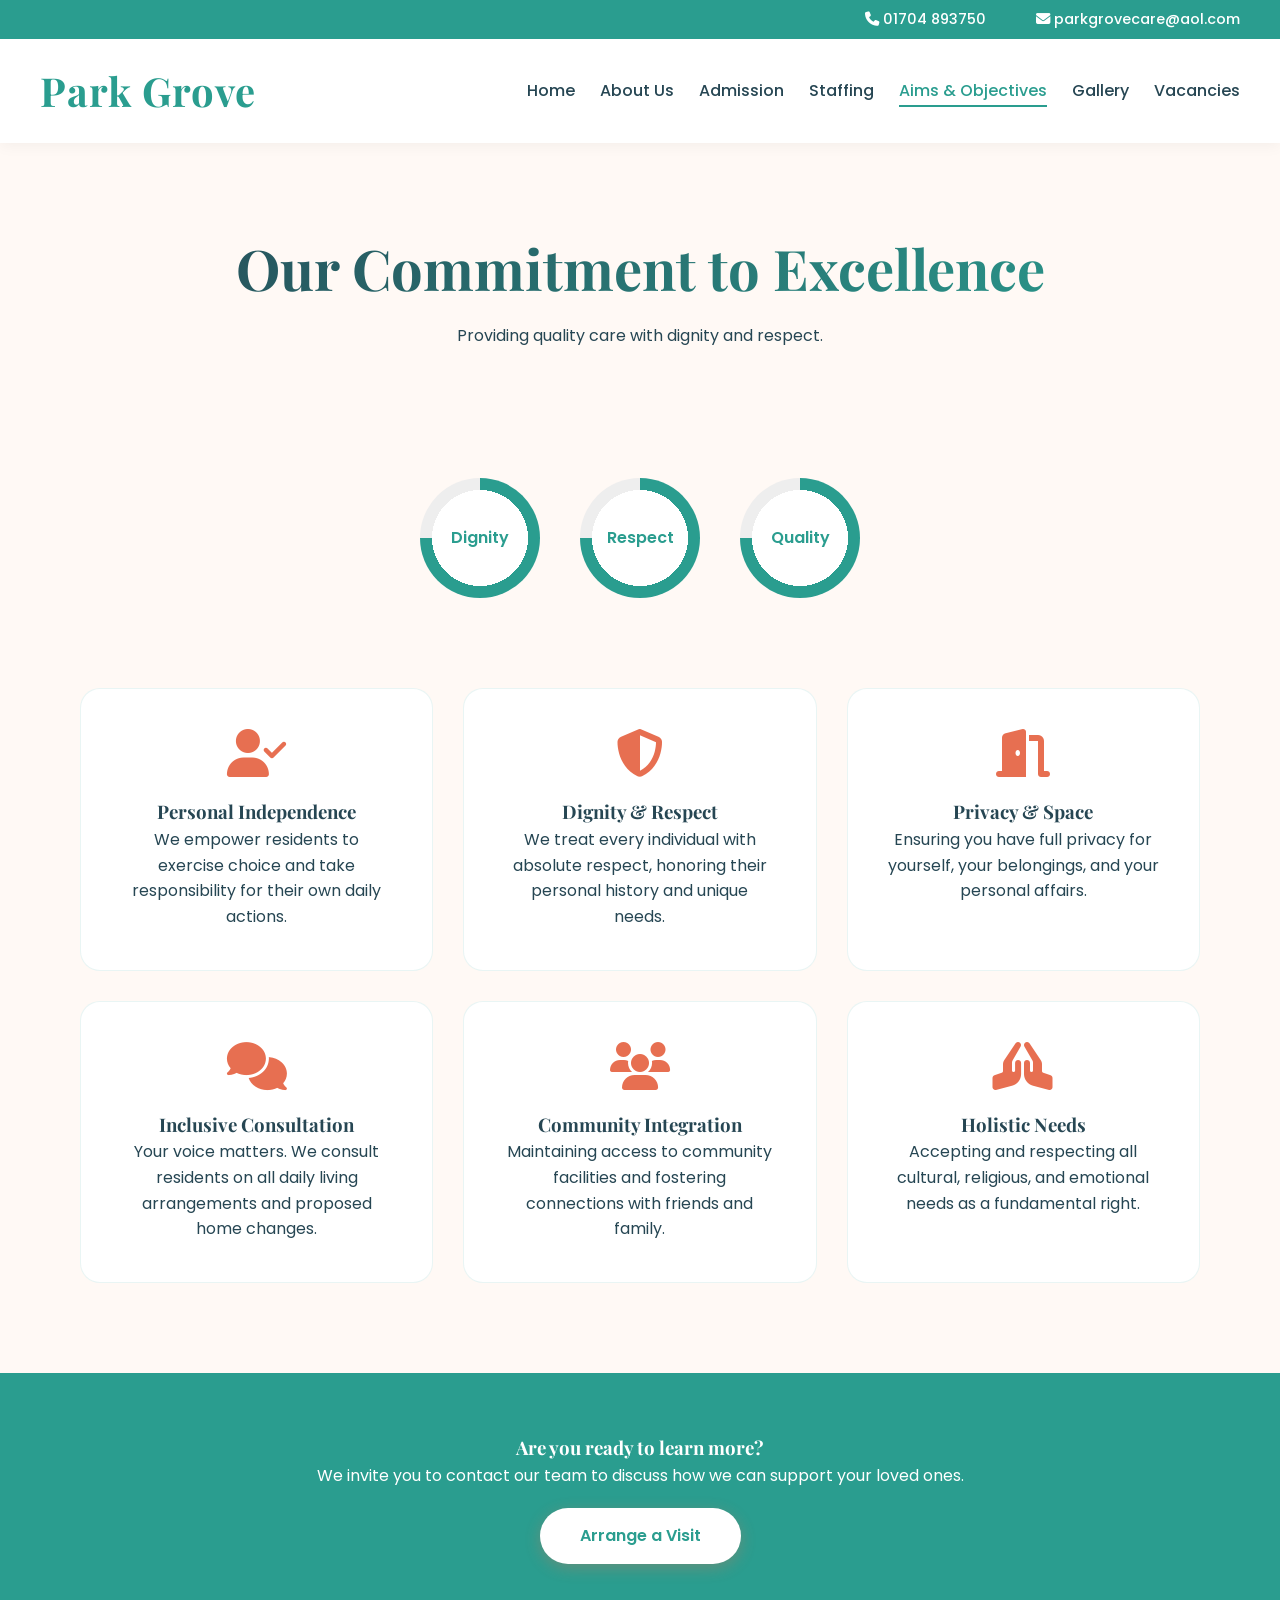
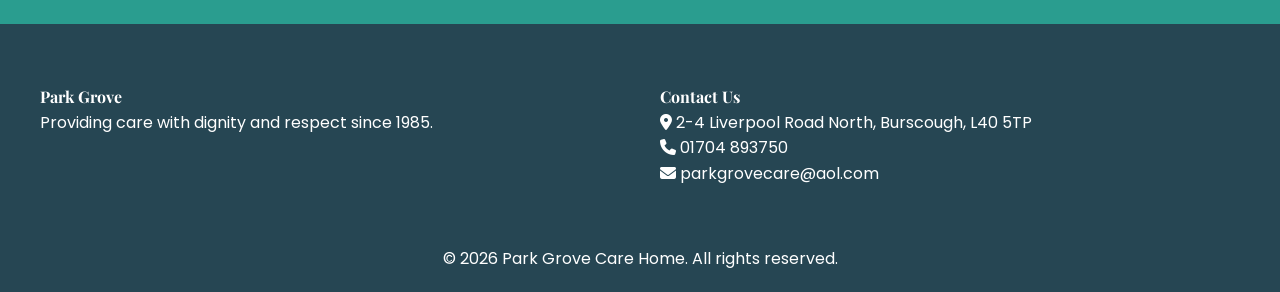
<file: aimsandobjectives.html>
<!DOCTYPE html>
<html lang="en">
<head>
    <meta charset="UTF-8">
    <meta name="viewport" content="width=device-width, initial-scale=1.0">
    <title>Aims & Objectives | Park Grove</title>
    <!-- Fonts -->
    <link href="https://fonts.googleapis.com/css2?family=Playfair+Display:wght@700&family=Poppins:wght@300;400;600&display=swap" rel="stylesheet">
    <link rel="stylesheet" href="https://cdnjs.cloudflare.com/ajax/libs/font-awesome/6.4.0/css/all.min.css">
    <!-- Styles -->
    <link rel="stylesheet" href="styles.css">
    <link rel="stylesheet" href="aimsandobjectives.css">
</head>
<body>

    <!-- Header & Top Bar -->
    <header class="main-header">
        <div class="top-bar">
            <span><i class="fas fa-phone"></i> 01704 893750</span>
            <span><i class="fas fa-envelope"></i> parkgrovecare@aol.com</span>
        </div>
        <nav class="navbar">
            <h1 class="logo">Park Grove</h1>
            <ul class="nav-links">
                <li><a href="index.html">Home</a></li>
                <li><a href="about.html">About Us</a></li>
                <li><a href="admissions.html">Admission</a></li>
                <li><a href="staffing.html">Staffing</a></li>
                <li><a href="aimsandobjectives.html" class="active">Aims & Objectives</a></li>
                <li><a href="gallery.html">Gallery</a></li>
                <li><a href="#">Vacancies</a></li>
            </ul>
        </nav>
    </header>

    <!-- Hero Section -->
    <section class="objectives-hero">
        <h2 class="reflective-text">Our Commitment to Excellence</h2>
        <p>Providing quality care with dignity and respect.</p>
    </section>

    <!-- Main Content -->
    <main class="objectives-container">
        <!-- Progress Rings -->
        <section class="values-header">
            <div class="progress-ring"><span>Dignity</span></div>
            <div class="progress-ring"><span>Respect</span></div>
            <div class="progress-ring"><span>Quality</span></div>
        </section>

        <!-- Cards Grid -->
        <section class="cards-grid">
            <article class="objective-card">
                <i class="fas fa-user-check"></i>
                <h3>Personal Independence</h3>
                <p>We empower residents to exercise choice and take responsibility for their own daily actions.</p>
            </article>
            <article class="objective-card">
                <i class="fas fa-shield-alt"></i>
                <h3>Dignity & Respect</h3>
                <p>We treat every individual with absolute respect, honoring their personal history and unique needs.</p>
            </article>
            <article class="objective-card">
                <i class="fas fa-door-open"></i>
                <h3>Privacy & Space</h3>
                <p>Ensuring you have full privacy for yourself, your belongings, and your personal affairs.</p>
            </article>
            <article class="objective-card">
                <i class="fas fa-comments"></i>
                <h3>Inclusive Consultation</h3>
                <p>Your voice matters. We consult residents on all daily living arrangements and proposed home changes.</p>
            </article>
            <article class="objective-card">
                <i class="fas fa-users"></i>
                <h3>Community Integration</h3>
                <p>Maintaining access to community facilities and fostering connections with friends and family.</p>
            </article>
            <article class="objective-card">
                <i class="fas fa-praying-hands"></i>
                <h3>Holistic Needs</h3>
                <p>Accepting and respecting all cultural, religious, and emotional needs as a fundamental right.</p>
            </article>
        </section>
    </main>

    <!-- Call to Action -->
    <section class="cta-section">
        <h3>Are you ready to learn more?</h3>
        <p>We invite you to contact our team to discuss how we can support your loved ones.</p>
        <a href="admissions.html" class="btn-primary">Arrange a Visit</a>
    </section>

    <!-- Footer -->
    <footer class="main-footer">
        <div class="footer-content">
            <div class="footer-info">
                <h4>Park Grove</h4>
                <p>Providing care with dignity and respect since 1985.</p>
            </div>
            <div class="footer-contact">
                <h4>Contact Us</h4>
                <p><i class="fas fa-map-marker-alt"></i> 2-4 Liverpool Road North, Burscough, L40 5TP</p>
                <p><i class="fas fa-phone"></i> 01704 893750</p>
                <p><i class="fas fa-envelope"></i> parkgrovecare@aol.com</p>
            </div>
        </div>
        <div class="footer-bottom">
            <p>&copy; 2026 Park Grove Care Home. All rights reserved.</p>
        </div>
    </footer>

    <script src="aimsandobjectives.js"></script>
</body>
</html>
</file>
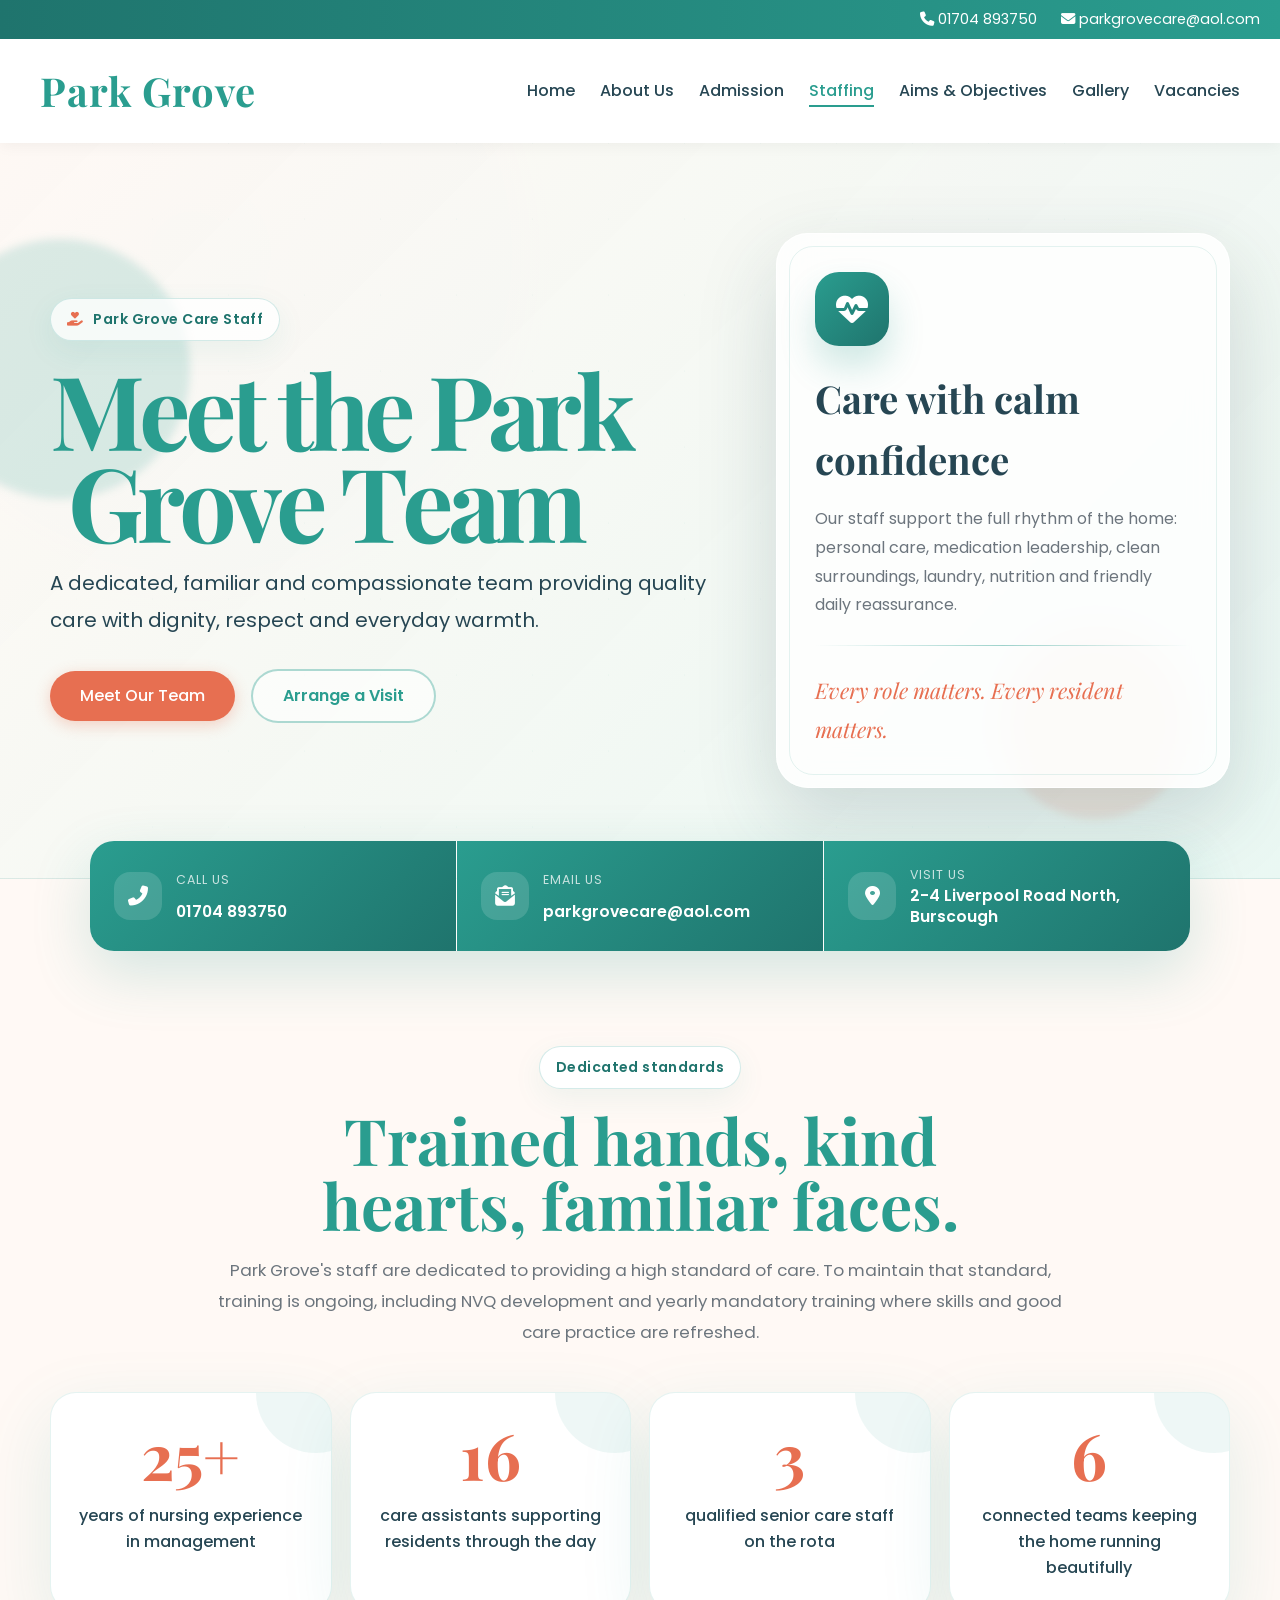
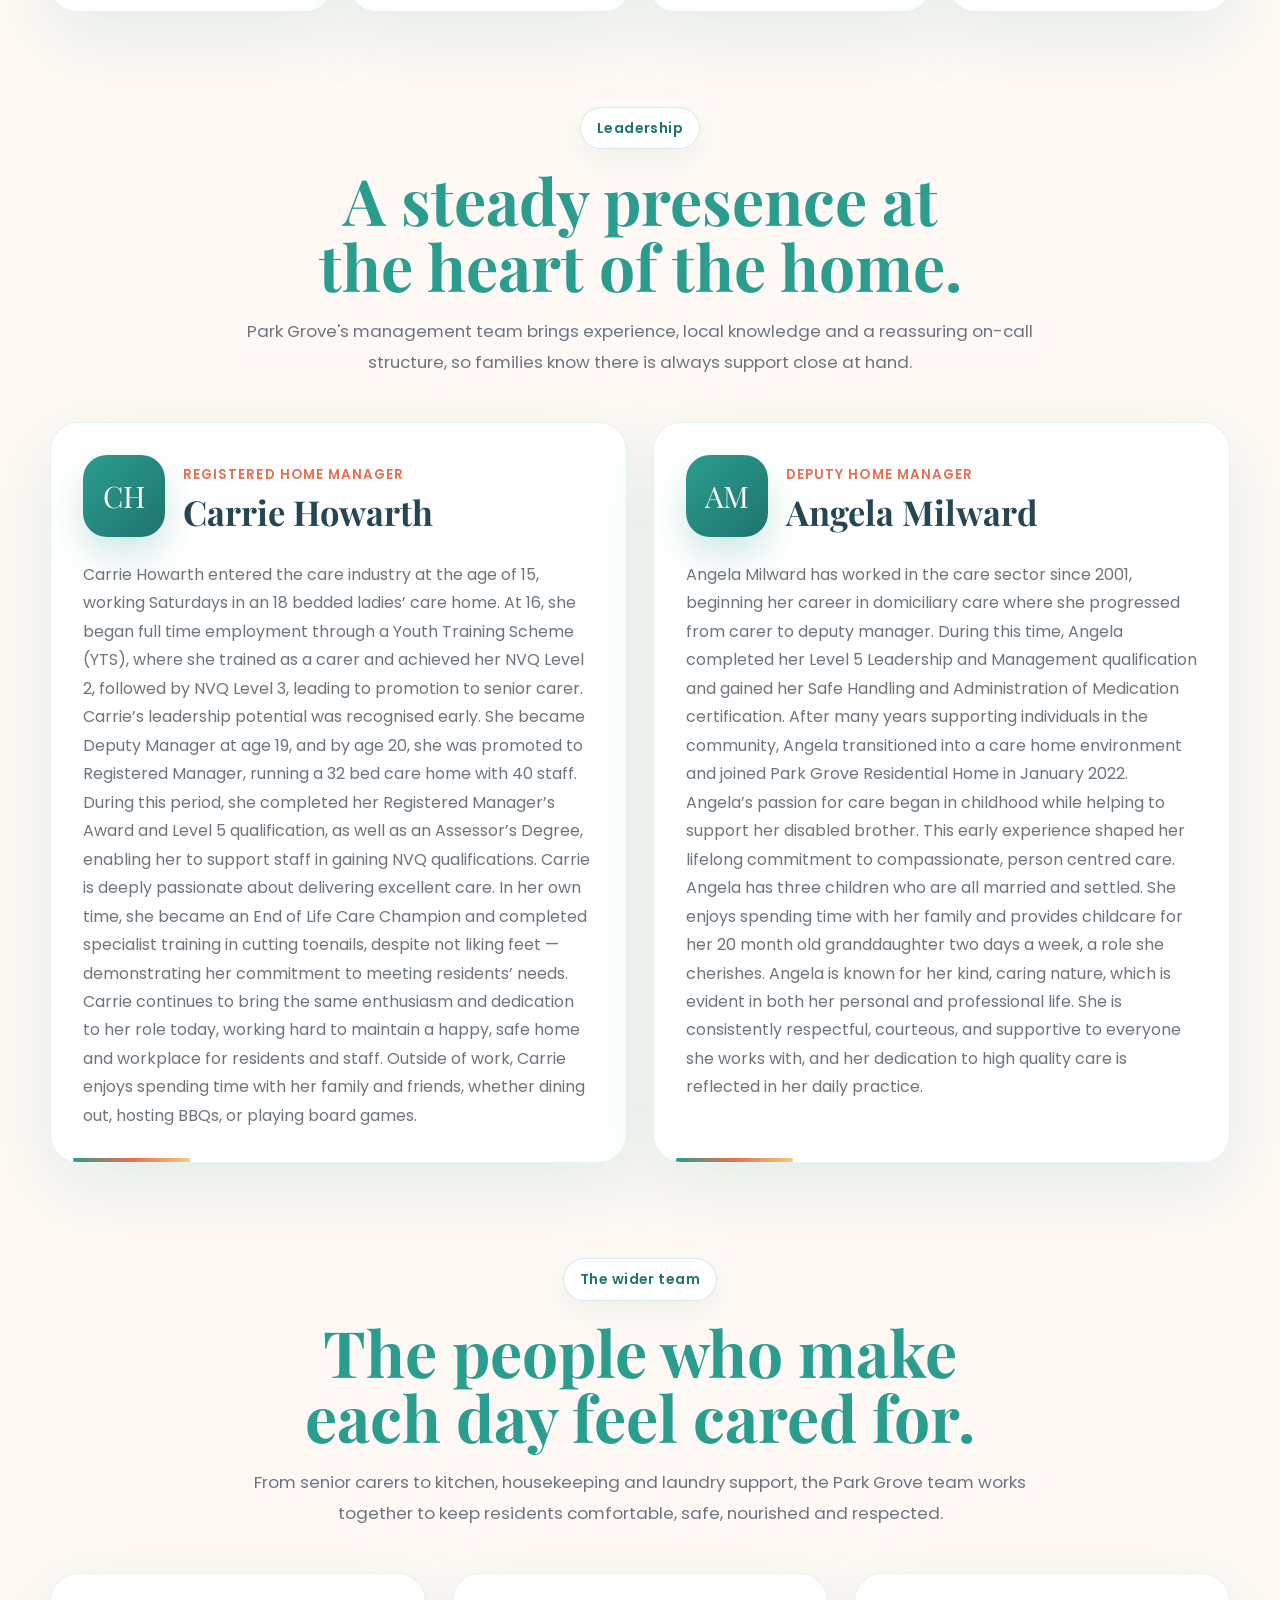
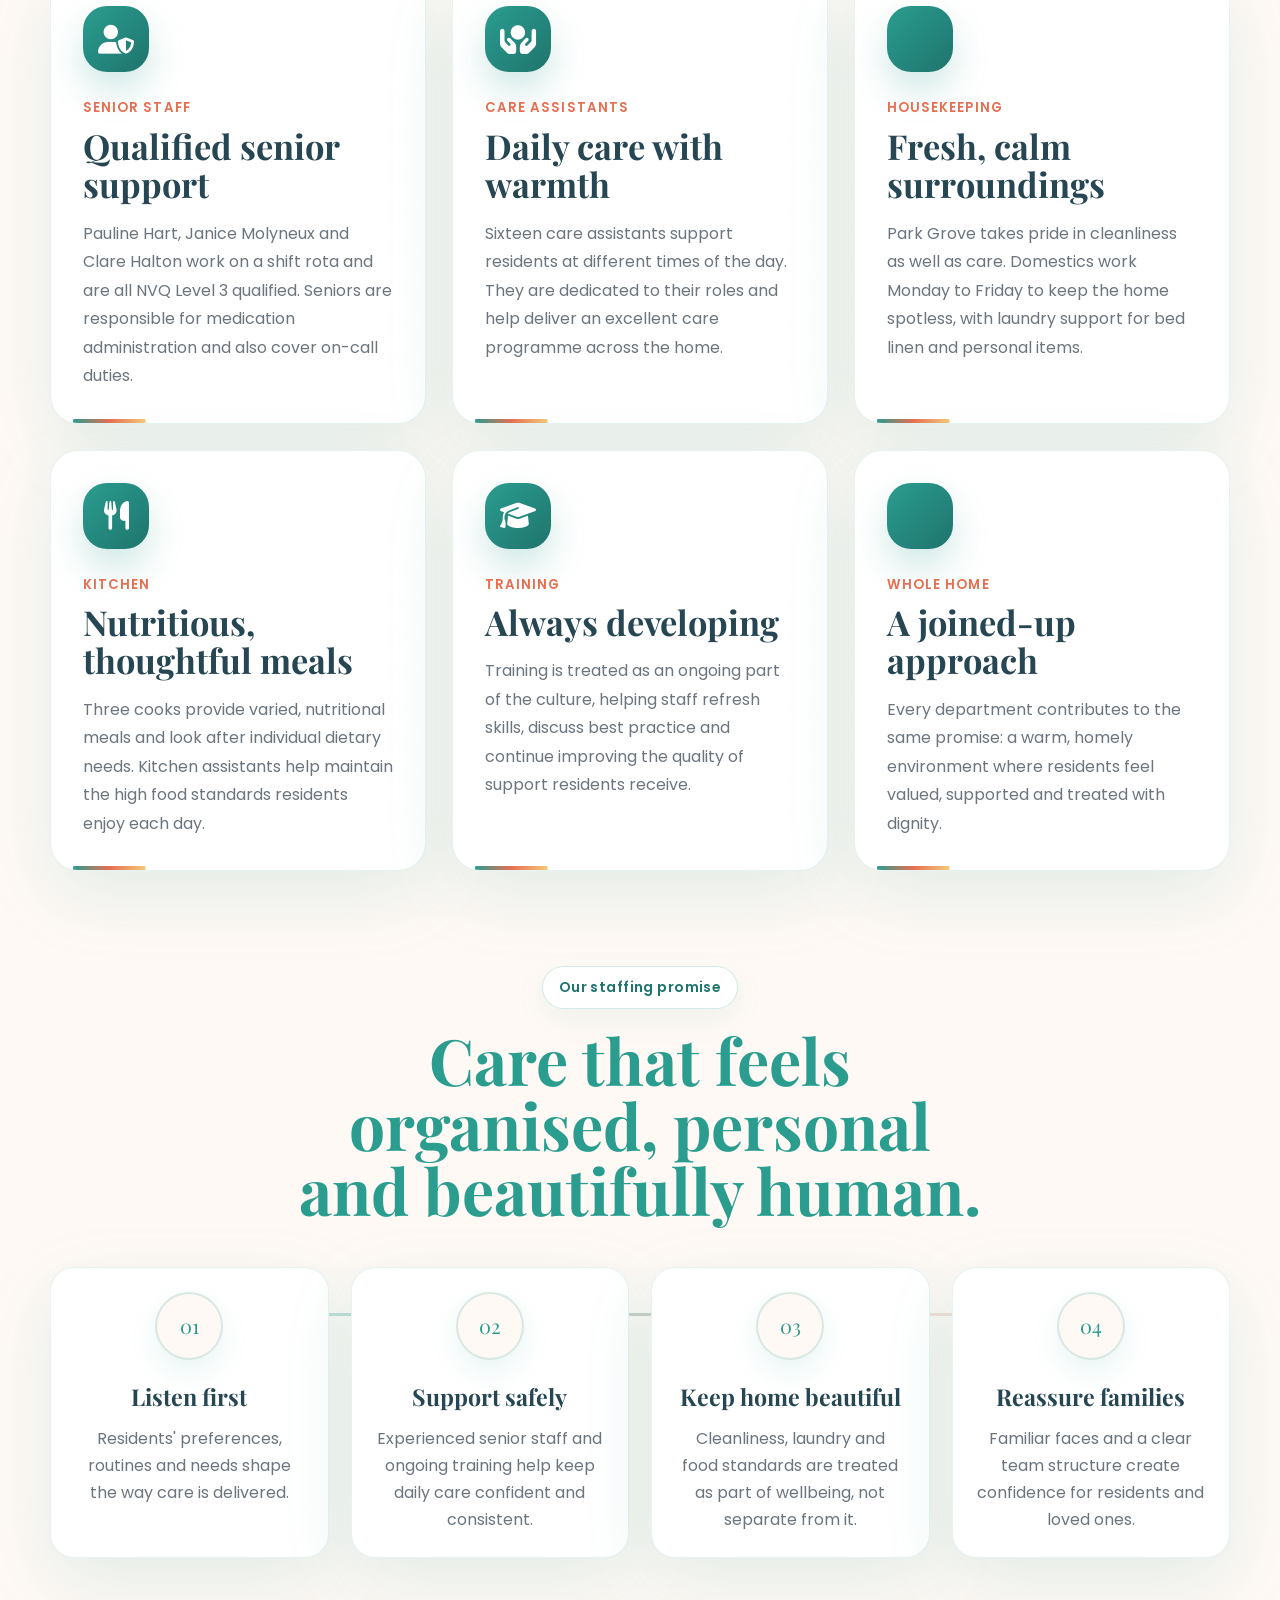
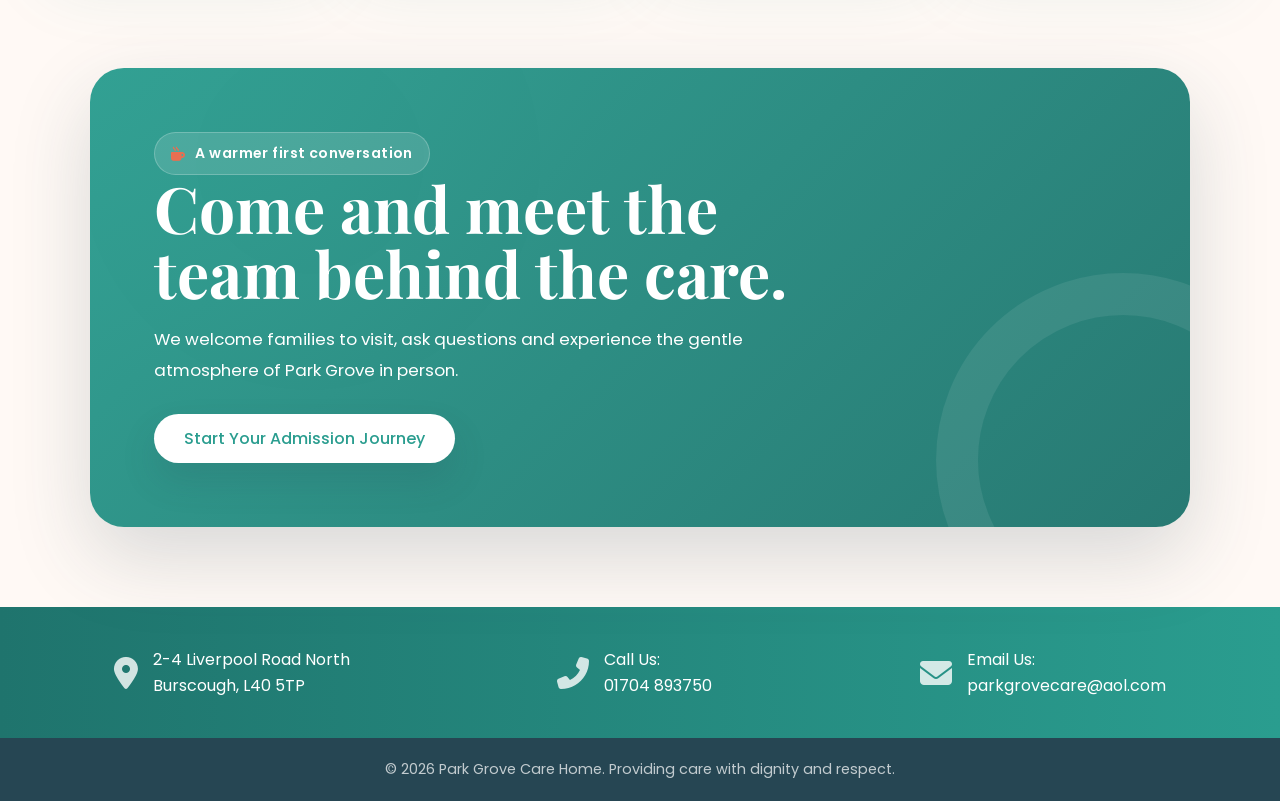
<file: staffing.html>
<!DOCTYPE html>
<html lang="en">
<head>
    <meta charset="UTF-8">
    <meta name="viewport" content="width=device-width, initial-scale=1.0">
    <title>Staffing | Park Grove</title>
    <link href="https://fonts.googleapis.com/css2?family=Playfair+Display:wght@600;700&family=Poppins:wght@300;400;500;600&display=swap" rel="stylesheet">
    <link rel="stylesheet" href="https://cdnjs.cloudflare.com/ajax/libs/font-awesome/6.4.0/css/all.min.css">
    <link rel="stylesheet" href="styles.css">
    <link rel="stylesheet" href="staffing.css">
</head>
<body class="staffing-page">

    <header class="main-header">
        <div class="top-bar">
            <div class="contact-info">
                <span><i class="fas fa-phone"></i> 01704 893750</span>
                <span><i class="fas fa-envelope"></i> parkgrovecare@aol.com</span>
            </div>
        </div>
        <nav class="navbar">
            <h1 class="logo">Park Grove</h1>
            <ul class="nav-links">
                <li><a href="index.html">Home</a></li>
                <li><a href="about.html">About Us</a></li>
                <li><a href="admissions.html">Admission</a></li>
                <li><a href="staffing.html" class="active">Staffing</a></li>
                <li><a href="aimsandobjectives.html">Aims &amp; Objectives</a></li>
                <li><a href="gallery.html">Gallery</a></li>
                <li><a href="#">Vacancies</a></li>
            </ul>
        </nav>
    </header>

    <main>
        <section class="staff-hero" aria-labelledby="staff-title">
            <div class="staff-orb orb-one" aria-hidden="true"></div>
            <div class="staff-orb orb-two" aria-hidden="true"></div>
            <div class="staff-hero-pattern" aria-hidden="true"></div>

            <div class="staff-hero-inner">
                <div class="staff-hero-copy staff-reveal">
                    <span class="staff-eyebrow"><i class="fas fa-hand-holding-heart"></i> Park Grove Care Staff</span>
                    <h2 id="staff-title" class="staff-title letter-loop" data-letter-loop>Meet the Park Grove Team</h2>
                    <p class="staff-hero-text">A dedicated, familiar and compassionate team providing quality care with dignity, respect and everyday warmth.</p>
                    <div class="staff-hero-actions">
                        <a href="#team" class="btn-primary">Meet Our Team</a>
                        <a href="admissions.html" class="staff-btn-outline">Arrange a Visit</a>
                    </div>
                </div>

                <aside class="staff-hero-card staff-reveal" aria-label="Staffing promise">
                    <div class="hero-card-icon"><i class="fas fa-heart-pulse"></i></div>
                    <h3>Care with calm confidence</h3>
                    <p>Our staff support the full rhythm of the home: personal care, medication leadership, clean surroundings, laundry, nutrition and friendly daily reassurance.</p>
                    <div class="hero-card-line"></div>
                    <p class="hero-card-note">Every role matters. Every resident matters.</p>
                </aside>
            </div>
        </section>

        <section class="staff-contact-ribbon staff-reveal" aria-label="Contact Park Grove">
            <div class="contact-chip">
                <i class="fas fa-phone-alt"></i>
                <span>Call Us</span>
                <strong>01704 893750</strong>
            </div>
            <div class="contact-chip">
                <i class="fas fa-envelope-open-text"></i>
                <span>Email Us</span>
                <strong>parkgrovecare@aol.com</strong>
            </div>
            <div class="contact-chip">
                <i class="fas fa-location-dot"></i>
                <span>Visit Us</span>
                <strong>2-4 Liverpool Road North, Burscough</strong>
            </div>
        </section>

        <section class="staff-section staff-standard-section" aria-labelledby="standard-title">
            <div class="staff-section-heading staff-reveal">
                <span class="soft-label">Dedicated standards</span>
                <h2 id="standard-title">Trained hands, kind hearts, familiar faces.</h2>
                <p>Park Grove's staff are dedicated to providing a high standard of care. To maintain that standard, training is ongoing, including NVQ development and yearly mandatory training where skills and good care practice are refreshed.</p>
            </div>

            <div class="staff-stat-grid" aria-label="Staffing highlights">
                <article class="staff-stat">
                    <strong data-counter data-target="25" data-suffix="+">25+</strong>
                    <span>years of nursing experience in management</span>
                </article>
                <article class="staff-stat">
                    <strong data-counter data-target="16">16</strong>
                    <span>care assistants supporting residents through the day</span>
                </article>
                <article class="staff-stat">
                    <strong data-counter data-target="3">3</strong>
                    <span>qualified senior care staff on the rota</span>
                </article>
                <article class="staff-stat">
                    <strong data-counter data-target="6">6</strong>
                    <span>connected teams keeping the home running beautifully</span>
                </article>
            </div>
        </section>

        <section class="staff-section leadership-section" aria-labelledby="leadership-title">
            <div class="staff-section-heading staff-reveal">
                <span class="soft-label">Leadership</span>
                <h2 id="leadership-title">A steady presence at the heart of the home.</h2>
                <p>Park Grove's management team brings experience, local knowledge and a reassuring on-call structure, so families know there is always support close at hand.</p>
            </div>

            <div class="leadership-grid">
                <article class="leader-card staff-card staff-reveal">
                    <div class="leader-top">
                        <div class="staff-avatar" aria-hidden="true">CH</div>
                        <div>
                            <span class="role-label">Registered Home Manager</span>
                            <h3>Carrie Howarth</h3>
                        </div>
                    </div>
                    <p>Carrie Howarth entered the care industry at the age of 15, working Saturdays in an 18 bedded ladies’ care home. At 16, she began full time employment through a Youth Training Scheme (YTS), where she trained as a carer and achieved her NVQ Level 2, followed by NVQ Level 3, leading to promotion to senior carer. Carrie’s leadership potential was recognised early. She became Deputy Manager at age 19, and by age 20, she was promoted to Registered Manager, running a 32 bed care home with 40 staff. During this period, she completed her Registered Manager’s Award and Level 5 qualification, as well as an Assessor’s Degree, enabling her to support staff in gaining NVQ qualifications. Carrie is deeply passionate about delivering excellent care. In her own time, she became an End of Life Care Champion and completed specialist training in cutting toenails, despite not liking feet — demonstrating her commitment to meeting residents’ needs. Carrie continues to bring the same enthusiasm and dedication to her role today, working hard to maintain a happy, safe home and workplace for residents and staff. Outside of work, Carrie enjoys spending time with her family and friends, whether dining out, hosting BBQs, or playing board games.</p>
                </article>

                <article class="leader-card staff-card staff-reveal">
                    <div class="leader-top">
                        <div class="staff-avatar" aria-hidden="true">AM</div>
                        <div>
                            <span class="role-label">Deputy Home Manager</span>
                            <h3>Angela Milward</h3>
                        </div>
                    </div>
                    <p>Angela Milward has worked in the care sector since 2001, beginning her career in domiciliary care where she progressed from carer to deputy manager. During this time, Angela completed her Level 5 Leadership and Management qualification and gained her Safe Handling and Administration of Medication certification. After many years supporting individuals in the community, Angela transitioned into a care home environment and joined Park Grove Residential Home in January 2022. Angela’s passion for care began in childhood while helping to support her disabled brother. This early experience shaped her lifelong commitment to compassionate, person centred care. Angela has three children who are all married and settled. She enjoys spending time with her family and provides childcare for her 20 month old granddaughter two days a week, a role she cherishes. Angela is known for her kind, caring nature, which is evident in both her personal and professional life. She is consistently respectful, courteous, and supportive to everyone she works with, and her dedication to high quality care is reflected in her daily practice.</p>
                </article>
            </div>
        </section>

        <section id="team" class="staff-section team-section" aria-labelledby="team-title">
            <div class="staff-section-heading staff-reveal">
                <span class="soft-label">The wider team</span>
                <h2 id="team-title">The people who make each day feel cared for.</h2>
                <p>From senior carers to kitchen, housekeeping and laundry support, the Park Grove team works together to keep residents comfortable, safe, nourished and respected.</p>
            </div>

            <div class="staff-grid">
                <article class="staff-card role-card staff-reveal">
                    <div class="role-icon"><i class="fas fa-user-shield"></i></div>
                    <span class="role-label">Senior Staff</span>
                    <h3>Qualified senior support</h3>
                    <p>Pauline Hart, Janice Molyneux and Clare Halton work on a shift rota and are all NVQ Level 3 qualified. Seniors are responsible for medication administration and also cover on-call duties.</p>
                </article>

                <article class="staff-card role-card staff-reveal">
                    <div class="role-icon"><i class="fas fa-hands-holding-circle"></i></div>
                    <span class="role-label">Care Assistants</span>
                    <h3>Daily care with warmth</h3>
                    <p>Sixteen care assistants support residents at different times of the day. They are dedicated to their roles and help deliver an excellent care programme across the home.</p>
                </article>

                <article class="staff-card role-card staff-reveal">
                    <div class="role-icon"><i class="fas fa-sparkles"></i></div>
                    <span class="role-label">Housekeeping</span>
                    <h3>Fresh, calm surroundings</h3>
                    <p>Park Grove takes pride in cleanliness as well as care. Domestics work Monday to Friday to keep the home spotless, with laundry support for bed linen and personal items.</p>
                </article>

                <article class="staff-card role-card staff-reveal">
                    <div class="role-icon"><i class="fas fa-utensils"></i></div>
                    <span class="role-label">Kitchen</span>
                    <h3>Nutritious, thoughtful meals</h3>
                    <p>Three cooks provide varied, nutritional meals and look after individual dietary needs. Kitchen assistants help maintain the high food standards residents enjoy each day.</p>
                </article>

                <article class="staff-card role-card staff-reveal">
                    <div class="role-icon"><i class="fas fa-graduation-cap"></i></div>
                    <span class="role-label">Training</span>
                    <h3>Always developing</h3>
                    <p>Training is treated as an ongoing part of the culture, helping staff refresh skills, discuss best practice and continue improving the quality of support residents receive.</p>
                </article>

                <article class="staff-card role-card staff-reveal">
                    <div class="role-icon"><i class="fas fa-house-chimney-heart"></i></div>
                    <span class="role-label">Whole Home</span>
                    <h3>A joined-up approach</h3>
                    <p>Every department contributes to the same promise: a warm, homely environment where residents feel valued, supported and treated with dignity.</p>
                </article>
            </div>
        </section>

        <section class="staff-section promise-section" aria-labelledby="promise-title">
            <div class="staff-section-heading staff-reveal">
                <span class="soft-label">Our staffing promise</span>
                <h2 id="promise-title">Care that feels organised, personal and beautifully human.</h2>
            </div>

            <div class="promise-line" aria-label="How our team supports residents">
                <article class="promise-step staff-reveal">
                    <div class="promise-number">01</div>
                    <h3>Listen first</h3>
                    <p>Residents' preferences, routines and needs shape the way care is delivered.</p>
                </article>
                <article class="promise-step staff-reveal">
                    <div class="promise-number">02</div>
                    <h3>Support safely</h3>
                    <p>Experienced senior staff and ongoing training help keep daily care confident and consistent.</p>
                </article>
                <article class="promise-step staff-reveal">
                    <div class="promise-number">03</div>
                    <h3>Keep home beautiful</h3>
                    <p>Cleanliness, laundry and food standards are treated as part of wellbeing, not separate from it.</p>
                </article>
                <article class="promise-step staff-reveal">
                    <div class="promise-number">04</div>
                    <h3>Reassure families</h3>
                    <p>Familiar faces and a clear team structure create confidence for residents and loved ones.</p>
                </article>
            </div>
        </section>

        <section class="staff-cta staff-reveal" aria-labelledby="cta-title">
            <div class="staff-cta-content">
                <span class="staff-eyebrow"><i class="fas fa-mug-hot"></i> A warmer first conversation</span>
                <h2 id="cta-title">Come and meet the team behind the care.</h2>
                <p>We welcome families to visit, ask questions and experience the gentle atmosphere of Park Grove in person.</p>
                <a href="admissions.html" class="btn-primary">Start Your Admission Journey</a>
            </div>
        </section>
    </main>

    <footer class="main-footer staff-footer">
        <div class="footer-banner">
            <div class="footer-item">
                <i class="fas fa-map-marker-alt"></i>
                <p>2-4 Liverpool Road North<br>Burscough, L40 5TP</p>
            </div>
            <div class="footer-item">
                <i class="fas fa-phone-alt"></i>
                <p>Call Us:<br>01704 893750</p>
            </div>
            <div class="footer-item">
                <i class="fas fa-envelope"></i>
                <p>Email Us:<br>parkgrovecare@aol.com</p>
            </div>
        </div>
        <div class="staff-footer-bottom">
            <p>&copy; 2026 Park Grove Care Home. Providing care with dignity and respect.</p>
        </div>
    </footer>

    <script src="staffing.js"></script>
</body>
</html>
</file>
<file: styles.css>
/* --- Variables for a Vibrant & Glam Theme --- */
:root {
    --primary-color: #2A9D8F; /* Vibrant Teal */
    --secondary-color: #E76F51; /* Warm Coral/Glam Accent */
    --text-dark: #264653;
    --text-light: #6c757d;
    --bg-light: #FFF9F5; /* Warm, soft cream background */
    --white: #ffffff;
    --font-heading: 'Playfair Display', serif;
    --font-body: 'Poppins', sans-serif;
    --transition: all 0.3s ease-in-out;
}

/* --- Global Reset & Typography --- */
* {
    margin: 0;
    padding: 0;
    box-sizing: border-box;
}

body {
    font-family: var(--font-body);
    background-color: var(--bg-light);
    color: var(--text-dark);
    line-height: 1.6;
    overflow-x: hidden;
}

h1, h2, h3, h4 {
    font-family: var(--font-heading);
    font-weight: 700;
}

a {
    text-decoration: none;
    color: inherit;
}

.container {
    max-width: 1200px;
    margin: 0 auto;
    padding: 0 20px;
}

/* --- Header & Nav --- */
.main-header {
    background: var(--white);
    box-shadow: 0 2px 15px rgba(0,0,0,0.05);
    position: sticky;
    top: 0;
    z-index: 1000;
}

.top-bar {
    background: var(--primary-color);
    color: var(--white);
    padding: 8px 20px;
    text-align: right;
    font-size: 0.9rem;
}

.top-bar span {
    margin-left: 20px;
}

.navbar {
    display: flex;
    justify-content: space-between;
    align-items: center;
    padding: 20px 40px;
}

.logo {
    color: var(--primary-color);
    font-size: 2.5rem;
    letter-spacing: 1px;
}

.nav-links {
    list-style: none;
    display: flex;
    gap: 25px;
}

.nav-links a {
    font-weight: 500;
    color: var(--text-dark);
    transition: var(--transition);
    position: relative;
}

.nav-links a:hover, .nav-links a.active {
    color: var(--primary-color);
}

.nav-links a::after {
    content: '';
    position: absolute;
    width: 0;
    height: 2px;
    bottom: -5px;
    left: 0;
    background-color: var(--primary-color);
    transition: var(--transition);
}

.nav-links a:hover::after, .nav-links a.active::after {
    width: 100%;
}

/* --- Hero Section --- */
.hero {
    background: linear-gradient(rgba(255, 249, 245, 0.9), rgba(255, 249, 245, 0.9)), url('https://images.unsplash.com/photo-1529156069898-49953e39b3ac?ixlib=rb-4.0.3&auto=format&fit=crop&w=1920&q=80') center/cover;
    height: 60vh;
    display: flex;
    align-items: center;
    justify-content: center;
    text-align: center;
    padding: 0 20px;
}

.hero-content h2 {
    font-size: 4rem;
    color: var(--primary-color);
    margin-bottom: 20px;
}

.hero-content p {
    font-size: 1.2rem;
    max-width: 600px;
    margin: 0 auto 30px auto;
    color: var(--text-dark);
}

.btn-primary {
    background: var(--secondary-color);
    color: var(--white);
    padding: 12px 30px;
    border-radius: 30px;
    font-weight: 500;
    transition: var(--transition);
    box-shadow: 0 4px 15px rgba(231, 111, 81, 0.3);
}

.btn-primary:hover {
    background: #d65a3d;
    transform: translateY(-2px);
}

/* --- Info Grid Section --- */
.info-section {
    padding: 80px 0;
}

.grid-3 {
    display: grid;
    grid-template-columns: repeat(auto-fit, minmax(300px, 1fr));
    gap: 40px;
}

.info-card {
    background: var(--white);
    padding: 40px 30px;
    border-radius: 15px;
    text-align: center;
    box-shadow: 0 10px 30px rgba(0,0,0,0.03);
    transition: var(--transition);
    border-top: 4px solid var(--primary-color);
}

.info-card:hover {
    transform: translateY(-10px);
    box-shadow: 0 15px 40px rgba(42, 157, 143, 0.1);
}

.card-icon {
    font-size: 2.5rem;
    color: var(--secondary-color);
    margin-bottom: 20px;
}

.info-card h3 {
    font-size: 1.8rem;
    margin-bottom: 15px;
}

.info-card p {
    color: var(--text-light);
    margin-bottom: 20px;
}

.read-more {
    color: var(--primary-color);
    font-weight: 500;
    transition: var(--transition);
}

.read-more:hover {
    color: var(--secondary-color);
}

/* --- CQC Section --- */
.cqc-section {
    background: var(--white);
    padding: 80px 0;
    text-align: center;
}

.section-title {
    font-size: 2.5rem;
    color: var(--primary-color);
    margin-bottom: 10px;
}

.section-subtitle {
    color: var(--text-light);
    margin-bottom: 50px;
    max-width: 600px;
    margin-left: auto;
    margin-right: auto;
}

.cqc-grid {
    display: grid;
    grid-template-columns: repeat(auto-fit, minmax(250px, 1fr));
    gap: 30px;
    margin-bottom: 40px;
}

.cqc-box {
    border: 1px dashed var(--primary-color);
    padding: 30px;
    border-radius: 10px;
    background: var(--bg-light);
    transition: var(--transition);
}

.cqc-box:hover {
    background: var(--primary-color);
    color: var(--white);
    border: 1px solid var(--primary-color);
}

.cqc-box h4 {
    font-size: 1.3rem;
    margin-bottom: 15px;
}

.btn-secondary {
    border: 2px solid var(--secondary-color);
    color: var(--secondary-color);
    padding: 10px 25px;
    border-radius: 30px;
    font-weight: 500;
    transition: var(--transition);
}

.btn-secondary:hover {
    background: var(--secondary-color);
    color: var(--white);
}

/* --- Footer --- */
.footer-banner {
    background: var(--primary-color);
    color: var(--white);
    display: flex;
    justify-content: space-around;
    padding: 40px 20px;
    flex-wrap: wrap;
    gap: 20px;
}

.footer-item {
    display: flex;
    align-items: center;
    gap: 15px;
}

.footer-item i {
    font-size: 2rem;
    color: var(--white);
    opacity: 0.8;
}

/* --- Animations (Triggered by TypeScript) --- */
.animate-on-scroll {
    opacity: 0;
    transform: translateY(30px);
    transition: opacity 0.8s ease-out, transform 0.8s ease-out;
}

.animate-on-scroll.visible {
    opacity: 1;
    transform: translateY(0);
}
</file>
<file: about.css>
/* --- About Page Specific Styles --- */

/* Hero Section */
.about-hero {
    background: linear-gradient(rgba(42, 157, 143, 0.8), rgba(42, 157, 143, 0.9)), url('https://images.unsplash.com/photo-1512626120412-faf41adb4874?ixlib=rb-4.0.3&auto=format&fit=crop&w=1920&q=80') center/cover;
    height: 40vh;
    display: flex;
    align-items: center;
    justify-content: center;
    text-align: center;
    color: var(--white);
    box-shadow: 0 4px 20px rgba(0,0,0,0.1);
}

.about-hero h2 {
    font-size: 3.5rem;
    margin-bottom: 10px;
    letter-spacing: 2px;
}

.about-hero p {
    font-size: 1.2rem;
    font-weight: 300;
}

/* Main Content Container */
.about-container {
    max-width: 1000px;
    margin: 60px auto;
    padding: 0 20px;
    display: flex;
    flex-direction: column;
    gap: 60px;
}

/* Thematic Blocks */
.about-block {
    display: flex;
    justify-content: center;
}

.about-text-card {
    background: var(--white);
    padding: 50px;
    border-radius: 20px;
    box-shadow: 0 15px 40px rgba(42, 157, 143, 0.08);
    border-left: 6px solid var(--primary-color);
    position: relative;
    max-width: 800px;
}

.about-block.reverse .about-text-card {
    border-left: none;
    border-right: 6px solid var(--secondary-color);
    text-align: right;
}

/* Icons */
.section-icon {
    font-size: 2.5rem;
    color: var(--secondary-color);
    margin-bottom: 20px;
    opacity: 0.8;
}

.about-block.reverse .section-icon {
    color: var(--primary-color);
}

/* Typography Details */
.about-text-card h3 {
    font-size: 2.2rem;
    color: var(--text-dark);
    margin-bottom: 20px;
}

.about-text-card p {
    font-size: 1.05rem;
    color: var(--text-light);
    margin-bottom: 15px;
    line-height: 1.8;
}

.about-text-card p:last-child {
    margin-bottom: 0;
}

/* Highlight Card (Final Section) */
.highlight-card {
    background: var(--primary-color);
    color: var(--white);
    border: none;
    text-align: center;
}

.highlight-card h3, .highlight-card p {
    color: var(--white);
}

.highlight-card .section-icon {
    color: var(--white);
    font-size: 3rem;
}

/* --- Smooth Fade In / Fade Out Scroll Logic --- */
.fade-scroll {
    opacity: 0;
    transform: translateY(40px) scale(0.98);
    transition: opacity 1s cubic-bezier(0.25, 1, 0.5, 1), transform 1s cubic-bezier(0.25, 1, 0.5, 1);
}

.fade-scroll.in-view {
    opacity: 1;
    transform: translateY(0) scale(1);
}

.fade-scroll.out-view-top {
    opacity: 0;
    transform: translateY(-40px) scale(0.98);
}
</file>
<file: admissions.css>
/* --- Admissions Specific Styles --- */
/* This page keeps the Park Grove green, white and warm cream style from the shared site theme. */

:root {
    --admission-deep: #1f6f68;
    --admission-teal-soft: rgba(42, 157, 143, 0.13);
    --admission-teal-light: #e7f6f3;
    --admission-mint: #f2fffb;
    --admission-cream: #fff9f5;
    --admission-gold: #f2c078;
    --admission-shadow: 0 24px 70px rgba(38, 70, 83, 0.11);
    --admission-soft-shadow: 0 18px 45px rgba(42, 157, 143, 0.10);
}

html {
    scroll-behavior: smooth;
}

body {
    background:
        radial-gradient(circle at 4% 12%, rgba(42, 157, 143, 0.08), transparent 30%),
        radial-gradient(circle at 96% 30%, rgba(231, 111, 81, 0.06), transparent 28%),
        var(--bg-light);
}

/* ------------------------------------------------------------
   Hero Section - no background photo, only soft botanical design
------------------------------------------------------------ */
.admissions-hero {
    --hero-x: 0;
    --hero-y: 0;
    position: relative;
    min-height: 76vh;
    padding: clamp(85px, 10vw, 135px) clamp(22px, 7vw, 100px) clamp(95px, 10vw, 130px);
    display: grid;
    grid-template-columns: minmax(0, 1.08fr) minmax(280px, 420px);
    align-items: center;
    gap: clamp(32px, 6vw, 70px);
    overflow: hidden;
    isolation: isolate;
    border-bottom: 1px solid rgba(42, 157, 143, 0.20);
    background:
        radial-gradient(circle at 18% 15%, rgba(42, 157, 143, 0.23), transparent 30%),
        radial-gradient(circle at 84% 18%, rgba(242, 192, 120, 0.28), transparent 23%),
        radial-gradient(circle at 78% 75%, rgba(42, 157, 143, 0.16), transparent 31%),
        linear-gradient(135deg, #ffffff 0%, #fff9f5 42%, #edf9f6 100%);
}

.admissions-hero::before {
    content: '';
    position: absolute;
    inset: auto -10% -44% -10%;
    height: 58%;
    background:
        radial-gradient(ellipse at center, rgba(42, 157, 143, 0.23) 0%, rgba(42, 157, 143, 0.08) 38%, transparent 70%);
    filter: blur(3px);
    z-index: -3;
}

.admissions-hero::after {
    content: '';
    position: absolute;
    inset: 0;
    background-image:
        linear-gradient(120deg, rgba(42, 157, 143, 0.08) 1px, transparent 1px),
        linear-gradient(30deg, rgba(255, 255, 255, 0.55) 1px, transparent 1px);
    background-size: 58px 58px, 82px 82px;
    mask-image: radial-gradient(circle at 50% 35%, rgba(0,0,0,0.55), transparent 72%);
    opacity: 0.55;
    z-index: -4;
}

.hero-pattern {
    position: absolute;
    inset: 18px;
    border: 1px solid rgba(42, 157, 143, 0.12);
    border-radius: 34px;
    pointer-events: none;
    z-index: -2;
}

.hero-pattern::before,
.hero-pattern::after {
    content: '';
    position: absolute;
    border-radius: 999px;
    border: 1px solid rgba(42, 157, 143, 0.14);
}

.hero-pattern::before {
    width: 220px;
    height: 220px;
    top: 8%;
    right: 11%;
}

.hero-pattern::after {
    width: 130px;
    height: 130px;
    left: 8%;
    bottom: 12%;
}

.hero-glow {
    position: absolute;
    border-radius: 50%;
    filter: blur(6px);
    opacity: 0.9;
    z-index: -5;
    animation: floatingGlow 9s ease-in-out infinite;
}

.hero-glow-one {
    width: 360px;
    height: 360px;
    top: -120px;
    left: -120px;
    background: rgba(42, 157, 143, 0.16);
}

.hero-glow-two {
    width: 420px;
    height: 420px;
    right: -160px;
    bottom: -160px;
    background: rgba(231, 111, 81, 0.10);
    animation-delay: -4s;
}

.hero-botanical {
    position: absolute;
    right: clamp(12px, 4vw, 60px);
    bottom: clamp(40px, 7vw, 88px);
    width: min(410px, 42vw);
    opacity: 0.38;
    z-index: -1;
    overflow: visible;
    transform: translate3d(calc(var(--hero-x) * -10px), calc(var(--hero-y) * -10px), 0);
    transition: transform 0.35s ease-out;
}

.hero-botanical path,
.hero-botanical circle {
    fill: none;
    stroke: var(--primary-color);
    stroke-width: 4;
    stroke-linecap: round;
    stroke-linejoin: round;
}

.hero-botanical circle {
    fill: rgba(255, 255, 255, 0.72);
}

.botanical-stem {
    stroke-dasharray: 700;
    animation: botanicalDraw 9s ease-in-out infinite;
}

.botanical-leaf {
    fill: rgba(42, 157, 143, 0.07);
    stroke-dasharray: 680;
    animation: botanicalDraw 9s ease-in-out infinite;
}

.botanical-leaf-two { animation-delay: 0.35s; }
.botanical-leaf-three { animation-delay: 0.7s; }

.hero-copy {
    position: relative;
    z-index: 2;
    max-width: 810px;
}

.hero-kicker,
.section-kicker {
    display: inline-flex;
    align-items: center;
    gap: 9px;
    margin-bottom: 18px;
    color: var(--admission-deep);
    background: rgba(255, 255, 255, 0.72);
    border: 1px solid rgba(42, 157, 143, 0.18);
    border-radius: 999px;
    padding: 9px 15px;
    font-size: 0.78rem;
    font-weight: 700;
    letter-spacing: 0.11em;
    text-transform: uppercase;
    box-shadow: 0 10px 30px rgba(42, 157, 143, 0.08);
    backdrop-filter: blur(12px);
}

.hero-kicker i {
    color: var(--secondary-color);
}

.letter-title {
    margin: 0 0 18px;
    font-size: clamp(3.2rem, 8vw, 7.6rem);
    line-height: 0.94;
    color: var(--primary-color);
    perspective: 900px;
    letter-spacing: -0.055em;
    text-wrap: balance;
}

.hero-letter {
    display: inline-block;
    opacity: 0;
    transform-origin: 50% 60%;
    will-change: transform, opacity, filter;
    background: linear-gradient(135deg, var(--primary-color) 0%, var(--admission-deep) 48%, #54c5b7 100%);
    -webkit-background-clip: text;
    background-clip: text;
    color: transparent;
    text-shadow: 0 18px 38px rgba(42, 157, 143, 0.12);
    animation: letterArrivalLoop 8.6s cubic-bezier(0.22, 1, 0.36, 1) infinite both;
    animation-delay: calc(var(--letter-index) * 0.055s);
}

.hero-space {
    width: 0.28em;
}

.hero-subtitle {
    max-width: 680px;
    color: var(--text-dark);
    font-size: clamp(1.08rem, 2vw, 1.38rem);
    line-height: 1.85;
    margin: 0 0 34px;
}

.subtitle-word {
    display: inline-block;
    opacity: 0;
    transform: translateY(18px);
    animation: wordFloatIn 7.2s ease-in-out infinite both;
    animation-delay: calc(var(--word-index) * 0.07s + 0.9s);
}

.hero-actions {
    display: flex;
    flex-wrap: wrap;
    align-items: center;
    gap: 18px;
}

.hero-main-button {
    position: relative;
    overflow: hidden;
}

.hero-main-button::after {
    content: '';
    position: absolute;
    top: 0;
    left: -130%;
    width: 70%;
    height: 100%;
    background: linear-gradient(90deg, transparent, rgba(255,255,255,0.42), transparent);
    transform: skewX(-18deg);
    animation: buttonShine 4.5s ease-in-out infinite;
}

.hero-soft-link {
    display: inline-flex;
    align-items: center;
    gap: 10px;
    color: var(--admission-deep);
    font-weight: 600;
    padding: 12px 18px;
    border-radius: 999px;
    background: rgba(255,255,255,0.64);
    border: 1px solid rgba(42, 157, 143, 0.14);
    box-shadow: 0 12px 28px rgba(42, 157, 143, 0.08);
    transition: var(--transition);
}

.hero-soft-link:hover {
    color: var(--primary-color);
    transform: translateY(-3px);
    box-shadow: 0 16px 34px rgba(42, 157, 143, 0.14);
}

.hero-assurance-card {
    position: relative;
    z-index: 2;
    padding: 34px;
    border-radius: 30px;
    background: rgba(255, 255, 255, 0.72);
    border: 1px solid rgba(42, 157, 143, 0.18);
    box-shadow: var(--admission-shadow);
    backdrop-filter: blur(18px);
    transform: translate3d(calc(var(--hero-x) * 12px), calc(var(--hero-y) * 12px), 0);
    transition: transform 0.35s ease-out, opacity 0.8s ease, box-shadow 0.3s ease;
}

.hero-assurance-card::before {
    content: '';
    position: absolute;
    inset: 12px;
    border-radius: 22px;
    border: 1px dashed rgba(42, 157, 143, 0.16);
    pointer-events: none;
}

.assurance-icon {
    width: 64px;
    height: 64px;
    border-radius: 50%;
    display: flex;
    align-items: center;
    justify-content: center;
    color: var(--white);
    background: linear-gradient(135deg, var(--primary-color), var(--admission-deep));
    box-shadow: 0 14px 30px rgba(42, 157, 143, 0.25);
    margin-bottom: 22px;
}

.assurance-icon i {
    font-size: 1.8rem;
}

.assurance-label {
    color: var(--secondary-color);
    font-size: 0.78rem;
    font-weight: 700;
    letter-spacing: 0.12em;
    text-transform: uppercase;
    margin-bottom: 10px;
}

.hero-assurance-card h3 {
    color: var(--text-dark);
    font-size: 1.95rem;
    line-height: 1.16;
    margin-bottom: 18px;
}

.hero-assurance-card ul {
    list-style: none;
    display: grid;
    gap: 12px;
}

.hero-assurance-card li {
    color: var(--text-light);
    font-size: 0.98rem;
    display: flex;
    align-items: flex-start;
    gap: 10px;
}

.hero-assurance-card li i {
    color: var(--primary-color);
    margin-top: 4px;
}

.hero-scroll-cue {
    position: absolute;
    left: 50%;
    bottom: 24px;
    transform: translateX(-50%);
    width: 34px;
    height: 56px;
    border: 2px solid rgba(42, 157, 143, 0.42);
    border-radius: 999px;
    display: flex;
    justify-content: center;
    padding-top: 8px;
    z-index: 2;
}

.hero-scroll-cue span {
    width: 7px;
    height: 7px;
    border-radius: 50%;
    background: var(--primary-color);
    animation: scrollCue 1.8s ease-in-out infinite;
}

/* ------------------------------------------------------------
   Contact Strip
------------------------------------------------------------ */
.admission-contact-strip {
    position: relative;
    z-index: 5;
    width: min(1120px, calc(100% - 40px));
    margin: -46px auto 0;
    display: flex;
    justify-content: space-between;
    align-items: stretch;
    gap: 8px;
    padding: 18px;
    border-radius: 26px;
    background: linear-gradient(135deg, var(--primary-color), var(--admission-deep));
    color: var(--white);
    box-shadow: 0 22px 45px rgba(42, 157, 143, 0.25);
}

.contact-strip-item {
    flex: 1;
    display: flex;
    align-items: center;
    gap: 14px;
    padding: 12px 18px;
    border-radius: 18px;
    transition: background 0.3s ease, transform 0.3s ease;
}

.contact-strip-item:hover {
    background: rgba(255, 255, 255, 0.10);
    transform: translateY(-2px);
}

.contact-strip-item i {
    font-size: 1.7rem;
    opacity: 0.9;
}

.contact-strip-item span {
    display: block;
    font-size: 0.76rem;
    text-transform: uppercase;
    letter-spacing: 0.11em;
    opacity: 0.78;
}

.contact-strip-item strong {
    display: block;
    margin-top: 2px;
    font-size: 0.96rem;
    font-weight: 600;
}

.contact-strip-divider {
    width: 1px;
    background: rgba(255,255,255,0.24);
    margin: 8px 0;
}

/* ------------------------------------------------------------
   Philosophy Section
------------------------------------------------------------ */
.manager-welcome.admission-philosophy {
    padding: 105px 20px 85px;
    background:
        radial-gradient(circle at 15% 20%, rgba(42, 157, 143, 0.08), transparent 24%),
        linear-gradient(180deg, var(--bg-light), #ffffff 72%);
    display: flex;
    justify-content: center;
}

.welcome-container {
    width: min(1120px, 100%);
    display: grid;
    grid-template-columns: minmax(280px, 0.88fr) minmax(0, 1.12fr);
    align-items: center;
    gap: clamp(35px, 6vw, 70px);
    background: rgba(255, 255, 255, 0.84);
    padding: clamp(30px, 5vw, 62px);
    border-radius: 34px;
    box-shadow: var(--admission-shadow);
    border: 1px solid rgba(42, 157, 143, 0.13);
    overflow: hidden;
    position: relative;
}

.welcome-container::before {
    content: '';
    position: absolute;
    top: -70px;
    right: -70px;
    width: 210px;
    height: 210px;
    border-radius: 50%;
    background: rgba(42, 157, 143, 0.09);
}

.admission-illustration {
    position: relative;
    min-height: 390px;
    border-radius: 32px;
    background:
        linear-gradient(145deg, rgba(255,255,255,0.78), rgba(231,246,243,0.92)),
        radial-gradient(circle at 30% 30%, rgba(42,157,143,0.18), transparent 26%);
    border: 1px solid rgba(42, 157, 143, 0.15);
    box-shadow: inset 0 1px 0 rgba(255,255,255,0.8), 0 20px 55px rgba(42,157,143,0.12);
    overflow: hidden;
}

.admission-illustration::before {
    content: '';
    position: absolute;
    width: 240px;
    height: 240px;
    border-radius: 50%;
    left: 50%;
    top: 50%;
    transform: translate(-50%, -50%);
    background: radial-gradient(circle, rgba(255,255,255,0.92) 0 42%, rgba(42,157,143,0.11) 43% 44%, transparent 45%);
}

.admission-illustration::after {
    content: '';
    position: absolute;
    left: 18%;
    right: 18%;
    bottom: 72px;
    height: 18px;
    border-radius: 50%;
    background: rgba(38,70,83,0.08);
    filter: blur(6px);
}

.illustration-card {
    position: absolute;
    background: rgba(255, 255, 255, 0.78);
    border: 1px solid rgba(42,157,143,0.16);
    box-shadow: 0 18px 38px rgba(42,157,143,0.14);
    backdrop-filter: blur(15px);
    display: flex;
    align-items: center;
    gap: 12px;
    z-index: 2;
}

.illustration-card-main {
    left: 50%;
    top: 50%;
    transform: translate(-50%, -50%);
    flex-direction: column;
    justify-content: center;
    width: 178px;
    height: 178px;
    border-radius: 50%;
    color: var(--admission-deep);
    text-align: center;
    animation: gentleFloat 5.4s ease-in-out infinite;
}

.illustration-card-main i {
    font-size: 3.1rem;
    color: var(--primary-color);
}

.illustration-card-main span {
    font-family: var(--font-heading);
    font-size: 1.25rem;
    font-weight: 700;
}

.illustration-card-small {
    right: 22px;
    bottom: 30px;
    padding: 13px 15px;
    border-radius: 18px;
    color: var(--text-dark);
    font-size: 0.86rem;
    animation: gentleFloat 5.4s ease-in-out infinite;
    animation-delay: -2.1s;
}

.illustration-card-small i {
    color: var(--secondary-color);
}

.illustration-orbit {
    position: absolute;
    left: 50%;
    top: 50%;
    border-radius: 50%;
    border: 1px dashed rgba(42,157,143,0.24);
    transform: translate(-50%, -50%);
}

.orbit-one {
    width: 278px;
    height: 278px;
    animation: spinSlow 24s linear infinite;
}

.orbit-two {
    width: 330px;
    height: 330px;
    animation: spinSlow 32s linear infinite reverse;
}

.illustration-leaf {
    position: absolute;
    width: 76px;
    height: 38px;
    border-radius: 76px 0 76px 0;
    background: rgba(42,157,143,0.16);
    border: 1px solid rgba(42,157,143,0.18);
    transform: rotate(-25deg);
}

.leaf-one {
    left: 30px;
    top: 54px;
    animation: leafDrift 7s ease-in-out infinite;
}

.leaf-two {
    right: 50px;
    top: 88px;
    width: 56px;
    height: 28px;
    transform: rotate(34deg);
    background: rgba(231,111,81,0.11);
    animation: leafDrift 7s ease-in-out infinite;
    animation-delay: -2.8s;
}

.welcome-text {
    position: relative;
    z-index: 2;
}

.welcome-text h3 {
    font-size: clamp(2.2rem, 4vw, 3.35rem);
    line-height: 1.08;
    color: var(--primary-color);
    margin-bottom: 22px;
    letter-spacing: -0.03em;
}

.welcome-text p {
    color: var(--text-light);
    margin-bottom: 16px;
    font-size: 1.05rem;
    line-height: 1.85;
}

.signature {
    font-family: var(--font-heading);
    font-style: italic;
    color: var(--secondary-color) !important;
    font-size: 1.28rem !important;
    margin-top: 20px;
}

/* ------------------------------------------------------------
   Journey Preview Cards
------------------------------------------------------------ */
.journey-preview {
    width: min(1120px, calc(100% - 40px));
    margin: 0 auto 30px;
    display: grid;
    grid-template-columns: repeat(3, 1fr);
    gap: 24px;
}

.journey-card {
    position: relative;
    padding: 34px 28px;
    background: var(--white);
    border-radius: 24px;
    border: 1px solid rgba(42, 157, 143, 0.14);
    box-shadow: var(--admission-soft-shadow);
    overflow: hidden;
    transition: transform 0.35s ease, box-shadow 0.35s ease, border-color 0.35s ease;
}

.journey-card::before {
    content: '';
    position: absolute;
    inset: 0;
    background: linear-gradient(135deg, rgba(42,157,143,0.10), transparent 48%);
    opacity: 0;
    transition: opacity 0.35s ease;
}

.journey-card:hover {
    transform: translateY(-9px);
    box-shadow: 0 24px 56px rgba(42,157,143,0.16);
    border-color: rgba(42, 157, 143, 0.25);
}

.journey-card:hover::before {
    opacity: 1;
}

.journey-card > * {
    position: relative;
    z-index: 1;
}

.journey-card span {
    position: absolute;
    top: 18px;
    right: 22px;
    color: rgba(42,157,143,0.12);
    font-family: var(--font-heading);
    font-size: 3.8rem;
    line-height: 1;
    font-weight: 700;
}

.journey-card i {
    width: 58px;
    height: 58px;
    display: flex;
    align-items: center;
    justify-content: center;
    border-radius: 50%;
    color: var(--white);
    background: linear-gradient(135deg, var(--primary-color), var(--admission-deep));
    box-shadow: 0 14px 28px rgba(42,157,143,0.22);
    margin-bottom: 20px;
    font-size: 1.45rem;
}

.journey-card h3 {
    color: var(--text-dark);
    font-size: 1.55rem;
    margin-bottom: 12px;
}

.journey-card p {
    color: var(--text-light);
    line-height: 1.75;
    font-size: 0.98rem;
}

/* ------------------------------------------------------------
   Timeline Section
------------------------------------------------------------ */
.timeline-section {
    padding: 90px 20px;
    background:
        radial-gradient(circle at 10% 12%, rgba(42, 157, 143, 0.08), transparent 26%),
        radial-gradient(circle at 90% 70%, rgba(231, 111, 81, 0.05), transparent 26%),
        var(--admission-cream);
    position: relative;
}

.section-heading-wrap {
    text-align: center;
    max-width: 790px;
    margin: 0 auto 64px;
}

.section-heading {
    text-align: center;
    font-size: clamp(2.35rem, 4.3vw, 3.45rem);
    color: var(--primary-color);
    margin: 0 0 16px;
    letter-spacing: -0.035em;
}

.subtitle {
    color: var(--text-light);
    margin: 0 auto;
    font-size: 1.1rem;
    line-height: 1.8;
    max-width: 680px;
}

.timeline {
    position: relative;
    max-width: 1040px;
    margin: 0 auto;
}

.timeline::after {
    content: '';
    position: absolute;
    width: 4px;
    background: linear-gradient(180deg, rgba(42,157,143,0), var(--primary-color), rgba(42,157,143,0));
    top: 16px;
    bottom: 16px;
    left: 50%;
    margin-left: -2px;
    border-radius: 999px;
    box-shadow: 0 0 0 8px rgba(42,157,143,0.06);
}

.timeline-item {
    padding: 12px 44px 42px;
    position: relative;
    width: 50%;
}

.timeline-item.left {
    left: 0;
}

.timeline-item.right {
    left: 50%;
}

.timeline-item::after {
    content: '';
    position: absolute;
    width: 24px;
    height: 24px;
    right: -12px;
    background: var(--white);
    border: 6px solid var(--secondary-color);
    top: 36px;
    border-radius: 50%;
    z-index: 2;
    box-shadow: 0 0 0 8px rgba(231, 111, 81, 0.12);
}

.timeline-item.right::after {
    left: -12px;
}

.timeline-content {
    padding: clamp(28px, 4vw, 42px);
    background: rgba(255,255,255,0.88);
    position: relative;
    border-radius: 28px;
    box-shadow: var(--admission-soft-shadow);
    border: 1px solid rgba(42, 157, 143, 0.13);
    overflow: hidden;
    backdrop-filter: blur(12px);
}

.timeline-content::before {
    content: '';
    position: absolute;
    inset: 0;
    border-top: 4px solid var(--primary-color);
    background: linear-gradient(135deg, rgba(42,157,143,0.08), transparent 40%);
    pointer-events: none;
}

.timeline-content > * {
    position: relative;
    z-index: 1;
}

.step-number {
    position: absolute;
    top: 24px;
    right: 24px;
    background: linear-gradient(135deg, var(--primary-color), var(--admission-deep));
    color: var(--white);
    width: 56px;
    height: 56px;
    border-radius: 50%;
    display: flex;
    align-items: center;
    justify-content: center;
    font-size: 1.1rem;
    font-weight: 700;
    box-shadow: 0 12px 26px rgba(42, 157, 143, 0.26);
}

.timeline-item.right .step-number {
    right: auto;
    left: 24px;
}

.timeline-label {
    display: inline-block;
    color: var(--secondary-color);
    font-size: 0.76rem;
    font-weight: 700;
    letter-spacing: 0.12em;
    text-transform: uppercase;
    margin-bottom: 12px;
    padding-right: 70px;
}

.timeline-item.right .timeline-label {
    padding-left: 70px;
    padding-right: 0;
}

.timeline-content h3 {
    color: var(--primary-color);
    margin-bottom: 16px;
    font-size: 2rem;
    line-height: 1.15;
}

.timeline-content p {
    color: var(--text-light);
    margin-bottom: 12px;
    line-height: 1.78;
}

.timeline-content p:last-child {
    margin-bottom: 0;
}

/* ------------------------------------------------------------
   Reassurance Band
------------------------------------------------------------ */
.reassurance-band {
    width: min(1120px, calc(100% - 40px));
    margin: 86px auto;
    padding: clamp(34px, 5vw, 56px);
    display: grid;
    grid-template-columns: minmax(0, 1.15fr) minmax(280px, 0.85fr);
    gap: 34px;
    align-items: center;
    border-radius: 34px;
    background:
        linear-gradient(135deg, rgba(42,157,143,0.95), rgba(31,111,104,0.96)),
        radial-gradient(circle at 100% 0%, rgba(255,255,255,0.22), transparent 30%);
    color: var(--white);
    box-shadow: 0 24px 60px rgba(42,157,143,0.26);
    overflow: hidden;
    position: relative;
}

.reassurance-band::after {
    content: '';
    position: absolute;
    right: -80px;
    top: -80px;
    width: 240px;
    height: 240px;
    border-radius: 50%;
    border: 1px solid rgba(255,255,255,0.18);
}

.reassurance-band .section-kicker {
    background: rgba(255,255,255,0.12);
    color: var(--white);
    border-color: rgba(255,255,255,0.18);
    box-shadow: none;
}

.reassurance-content,
.reassurance-points {
    position: relative;
    z-index: 1;
}

.reassurance-content h2 {
    font-size: clamp(2rem, 3.6vw, 3rem);
    line-height: 1.08;
    margin-bottom: 18px;
}

.reassurance-content p {
    color: rgba(255,255,255,0.84);
    line-height: 1.85;
    max-width: 680px;
}

.reassurance-points {
    display: grid;
    gap: 14px;
}

.reassurance-points div {
    display: flex;
    align-items: center;
    gap: 14px;
    padding: 18px 20px;
    border-radius: 18px;
    background: rgba(255,255,255,0.12);
    border: 1px solid rgba(255,255,255,0.16);
    backdrop-filter: blur(10px);
}

.reassurance-points i {
    width: 42px;
    height: 42px;
    display: flex;
    align-items: center;
    justify-content: center;
    border-radius: 50%;
    color: var(--admission-deep);
    background: rgba(255,255,255,0.86);
}

.reassurance-points span {
    font-weight: 600;
}

/* ------------------------------------------------------------
   Professional Input Section
------------------------------------------------------------ */
.professional-input {
    padding: 88px 20px 100px;
    background:
        radial-gradient(circle at 50% 0%, rgba(42,157,143,0.08), transparent 34%),
        var(--white);
    text-align: center;
}

.input-grid {
    display: grid;
    grid-template-columns: repeat(7, minmax(120px, 1fr));
    gap: 18px;
    max-width: 1120px;
    margin: 0 auto;
}

.input-card {
    position: relative;
    background: var(--bg-light);
    padding: 26px 18px;
    border-radius: 22px;
    min-height: 155px;
    border: 1px solid rgba(42, 157, 143, 0.16);
    transition: transform 0.35s ease, box-shadow 0.35s ease, background 0.35s ease, border-color 0.35s ease;
    overflow: hidden;
}

.input-card::before {
    content: '';
    position: absolute;
    inset: 0;
    background: linear-gradient(135deg, rgba(42,157,143,0.94), rgba(31,111,104,0.94));
    opacity: 0;
    transition: opacity 0.35s ease;
}

.input-card > * {
    position: relative;
    z-index: 1;
}

.input-card:hover {
    transform: translateY(-8px);
    box-shadow: 0 20px 42px rgba(42, 157, 143, 0.16);
    border-color: rgba(42, 157, 143, 0.30);
}

.input-card:hover::before {
    opacity: 1;
}

.input-card:hover i,
.input-card:hover h4 {
    color: var(--white);
}

.input-card i {
    font-size: 2.25rem;
    color: var(--primary-color);
    margin-bottom: 17px;
    transition: color 0.35s ease, transform 0.35s ease;
}

.input-card:hover i {
    transform: translateY(-3px) scale(1.06);
}

.input-card h4 {
    color: var(--text-dark);
    transition: color 0.35s ease;
    font-size: 1.02rem;
}

/* ------------------------------------------------------------
   CTA and Footer
------------------------------------------------------------ */
.admissions-cta {
    width: min(1120px, calc(100% - 40px));
    margin: 0 auto 88px;
    padding: clamp(34px, 5vw, 58px);
    border-radius: 34px;
    background:
        linear-gradient(135deg, rgba(255,255,255,0.86), rgba(237,249,246,0.95)),
        radial-gradient(circle at 90% 12%, rgba(231,111,81,0.10), transparent 27%);
    border: 1px solid rgba(42,157,143,0.14);
    box-shadow: var(--admission-shadow);
    display: flex;
    align-items: center;
    justify-content: space-between;
    gap: 30px;
}

.admissions-cta h2 {
    color: var(--primary-color);
    font-size: clamp(2rem, 4vw, 3rem);
    margin-bottom: 10px;
}

.admissions-cta p {
    color: var(--text-light);
    max-width: 660px;
    line-height: 1.8;
}

.admissions-footer-bottom {
    text-align: center;
    background: var(--admission-deep);
    color: rgba(255,255,255,0.84);
    padding: 18px 20px;
    font-size: 0.92rem;
}

/* ------------------------------------------------------------
   Scroll Animations
------------------------------------------------------------ */
.scroll-reveal,
.slide-up,
.slide-in-left,
.slide-in-right,
.pop-in {
    opacity: 0;
    will-change: transform, opacity, filter;
}

.scroll-reveal,
.slide-up {
    transform: translateY(44px) scale(0.98);
    filter: blur(6px);
    transition: opacity 0.85s cubic-bezier(0.22, 1, 0.36, 1), transform 0.85s cubic-bezier(0.22, 1, 0.36, 1), filter 0.85s ease;
}

.slide-in-left {
    transform: translateX(-90px) scale(0.98);
    filter: blur(5px);
    transition: opacity 0.9s cubic-bezier(0.22, 1, 0.36, 1), transform 0.9s cubic-bezier(0.22, 1, 0.36, 1), filter 0.9s ease;
}

.slide-in-right {
    transform: translateX(90px) scale(0.98);
    filter: blur(5px);
    transition: opacity 0.9s cubic-bezier(0.22, 1, 0.36, 1), transform 0.9s cubic-bezier(0.22, 1, 0.36, 1), filter 0.9s ease;
}

.pop-in {
    transform: translateY(30px) scale(0.88);
    filter: blur(5px);
    transition: opacity 0.75s cubic-bezier(0.18, 1.25, 0.4, 1), transform 0.75s cubic-bezier(0.18, 1.25, 0.4, 1), filter 0.75s ease;
}

.pop-in:nth-child(2) { transition-delay: 0.10s; }
.pop-in:nth-child(3) { transition-delay: 0.20s; }
.pop-in:nth-child(4) { transition-delay: 0.30s; }
.pop-in:nth-child(5) { transition-delay: 0.40s; }
.pop-in:nth-child(6) { transition-delay: 0.50s; }
.pop-in:nth-child(7) { transition-delay: 0.60s; }

.active-slide {
    opacity: 1;
    transform: translateX(0) translateY(0) scale(1);
    filter: blur(0);
}

/* ------------------------------------------------------------
   Keyframes
------------------------------------------------------------ */
@keyframes letterArrivalLoop {
    0% {
        opacity: 0;
        filter: blur(15px);
        transform: perspective(900px) translate3d(0, 36px, -240px) rotateX(48deg) rotateY(-12deg) scale(0.72);
    }
    11% {
        opacity: 1;
        filter: blur(0);
        transform: perspective(900px) translate3d(0, 0, 0) rotateX(0deg) rotateY(0deg) scale(1);
    }
    46% {
        opacity: 1;
        filter: blur(0);
        transform: perspective(900px) translate3d(0, 0, 0) rotateX(0deg) rotateY(0deg) scale(1);
    }
    55% {
        opacity: 0.92;
        filter: blur(0);
        transform: perspective(900px) translate3d(0, -7px, 52px) rotateX(-5deg) scale(1.025);
    }
    67% {
        opacity: 0;
        filter: blur(14px);
        transform: perspective(900px) translate3d(0, -28px, -160px) rotateX(-30deg) rotateY(10deg) scale(0.86);
    }
    100% {
        opacity: 0;
        filter: blur(14px);
        transform: perspective(900px) translate3d(0, 32px, -220px) rotateX(42deg) rotateY(-10deg) scale(0.75);
    }
}

@keyframes wordFloatIn {
    0% {
        opacity: 0;
        transform: translateY(18px);
        filter: blur(7px);
    }
    17%, 52% {
        opacity: 1;
        transform: translateY(0);
        filter: blur(0);
    }
    68%, 100% {
        opacity: 0;
        transform: translateY(-12px);
        filter: blur(6px);
    }
}

@keyframes floatingGlow {
    0%, 100% { transform: translate3d(0, 0, 0) scale(1); }
    50% { transform: translate3d(20px, -18px, 0) scale(1.08); }
}

@keyframes botanicalDraw {
    0% {
        stroke-dashoffset: 700;
        opacity: 0.18;
    }
    28%, 58% {
        stroke-dashoffset: 0;
        opacity: 1;
    }
    100% {
        stroke-dashoffset: -700;
        opacity: 0.22;
    }
}

@keyframes buttonShine {
    0%, 52% { left: -130%; }
    72%, 100% { left: 140%; }
}

@keyframes scrollCue {
    0% { transform: translateY(0); opacity: 1; }
    75% { transform: translateY(26px); opacity: 0; }
    100% { transform: translateY(0); opacity: 0; }
}

@keyframes gentleFloat {
    0%, 100% { transform: translate(-50%, -50%) translateY(0); }
    50% { transform: translate(-50%, -50%) translateY(-12px); }
}

.illustration-card-small {
    animation-name: smallCardFloat;
}

@keyframes smallCardFloat {
    0%, 100% { transform: translateY(0); }
    50% { transform: translateY(-10px); }
}

@keyframes spinSlow {
    to { transform: translate(-50%, -50%) rotate(360deg); }
}

@keyframes leafDrift {
    0%, 100% { translate: 0 0; }
    50% { translate: 0 -12px; }
}

/* ------------------------------------------------------------
   Responsive
------------------------------------------------------------ */
@media (max-width: 1100px) {
    .input-grid {
        grid-template-columns: repeat(4, minmax(150px, 1fr));
    }
}

@media (max-width: 900px) {
    .admissions-hero {
        min-height: auto;
        grid-template-columns: 1fr;
        padding-top: 74px;
        padding-bottom: 92px;
    }

    .hero-assurance-card {
        max-width: 560px;
        transform: none;
    }

    .hero-botanical {
        width: 65vw;
        opacity: 0.22;
    }

    .admission-contact-strip {
        flex-direction: column;
        margin-top: -34px;
    }

    .contact-strip-divider {
        width: 100%;
        height: 1px;
        margin: 0;
    }

    .welcome-container,
    .reassurance-band,
    .admissions-cta {
        grid-template-columns: 1fr;
    }

    .admissions-cta {
        align-items: flex-start;
    }

    .journey-preview {
        grid-template-columns: 1fr;
    }

    .timeline::after {
        left: 22px;
    }

    .timeline-item,
    .timeline-item.right,
    .timeline-item.left {
        width: 100%;
        left: 0;
        padding-left: 62px;
        padding-right: 0;
    }

    .timeline-item::after,
    .timeline-item.right::after {
        left: 10px;
        right: auto;
    }

    .timeline-item.right .step-number {
        left: auto;
        right: 24px;
    }

    .timeline-item.right .timeline-label {
        padding-left: 0;
        padding-right: 70px;
    }
}

@media (max-width: 640px) {
    .letter-title {
        font-size: clamp(3rem, 18vw, 5rem);
    }

    .hero-actions {
        align-items: stretch;
        flex-direction: column;
    }

    .hero-actions a {
        justify-content: center;
        text-align: center;
    }

    .admission-illustration {
        min-height: 315px;
    }

    .illustration-card-main {
        width: 148px;
        height: 148px;
    }

    .illustration-card-main i {
        font-size: 2.45rem;
    }

    .input-grid {
        grid-template-columns: 1fr 1fr;
    }

    .timeline-item,
    .timeline-item.right,
    .timeline-item.left {
        padding-left: 48px;
    }

    .timeline-content {
        border-radius: 22px;
    }

    .step-number {
        width: 50px;
        height: 50px;
        top: 18px;
        right: 18px;
    }

    .timeline-label,
    .timeline-item.right .timeline-label {
        padding-right: 58px;
    }
}

@media (max-width: 420px) {
    .input-grid {
        grid-template-columns: 1fr;
    }

    .contact-strip-item {
        padding: 10px 12px;
    }
}

@media (prefers-reduced-motion: reduce) {
    *,
    *::before,
    *::after {
        animation-duration: 0.01ms !important;
        animation-iteration-count: 1 !important;
        scroll-behavior: auto !important;
        transition-duration: 0.01ms !important;
    }

    .hero-letter,
    .subtitle-word,
    .scroll-reveal,
    .slide-up,
    .slide-in-left,
    .slide-in-right,
    .pop-in {
        opacity: 1 !important;
        transform: none !important;
        filter: none !important;
    }
}
</file>
<file: aimsandobjectives.css>
/* --- Global Styles --- */
:root {
    --primary-color: #2a9d8f; /* Your signature green */
    --secondary-color: #e76f51;
    --white: #ffffff;
    --bg-light: #fff9f5;
    --text-dark: #264653;
}

/* --- Header & Top Bar --- */
.top-bar {
    background-color: var(--primary-color);
    color: var(--white);
    padding: 8px 40px;
    display: flex;
    justify-content: flex-end;
    gap: 30px;
    font-size: 0.9rem;
    font-weight: 500;
}

.main-header {
    background: var(--white);
}

/* --- Hero & Reflective Animation --- */
.objectives-hero {
    padding: 80px 20px;
    text-align: center;
    background: var(--bg-light);
}

.reflective-text {
    font-size: 3.5rem;
    font-weight: 700;
    margin-bottom: 10px;
    /* Gradient for the reflective/translucent look */
    background: linear-gradient(135deg, var(--text-dark) 0%, var(--primary-color) 50%, var(--text-dark) 100%);
    background-size: 200% auto;
    -webkit-background-clip: text;
    -webkit-text-fill-color: transparent;
    
    /* Animation combining scaling (pop) and shine */
    animation: pop-fade 4s ease-in-out infinite, shine 3s linear infinite;
}

@keyframes pop-fade {
    0%, 100% { transform: scale(1); opacity: 1; }
    50% { transform: scale(1.05); opacity: 0.8; }
}

@keyframes shine {
    to { background-position: 200% center; }
}

/* --- Values & Cards --- */
.values-header {
    display: flex;
    justify-content: center;
    gap: 40px;
    margin: 50px 0;
}

.progress-ring {
    width: 120px;
    height: 120px;
    border-radius: 50%;
    background: radial-gradient(closest-side, white 80%, transparent 0 100%),
                conic-gradient(var(--primary-color) 75%, #eee 0);
    display: flex;
    align-items: center;
    justify-content: center;
    font-weight: 600;
    color: var(--primary-color);
}

.cards-grid {
    display: grid;
    grid-template-columns: repeat(auto-fit, minmax(280px, 1fr));
    gap: 30px;
    padding: 40px;
    max-width: 1200px;
    margin: 0 auto;
}

.objective-card {
    background: var(--white);
    padding: 40px;
    border-radius: 20px;
    text-align: center;
    border: 1px solid rgba(42, 157, 143, 0.1);
    transition: transform 0.4s ease;
}

.objective-card:hover {
    transform: translateY(-10px);
    box-shadow: 0 20px 30px rgba(0,0,0,0.05);
}

.objective-card i {
    font-size: 3rem;
    color: var(--secondary-color);
    margin-bottom: 20px;
}

/* --- CTA & Footer --- */
.cta-section {
    background: var(--primary-color);
    color: var(--white);
    padding: 60px 20px;
    text-align: center;
    margin-top: 50px;
}

.btn-primary {
    background: var(--white);
    color: var(--primary-color);
    padding: 15px 40px;
    border-radius: 50px;
    text-decoration: none;
    font-weight: 600;
    margin-top: 20px;
    display: inline-block;
}

.main-footer {
    background: var(--text-dark);
    color: var(--white);
    padding: 60px 40px 20px;
}

.footer-content {
    display: grid;
    grid-template-columns: repeat(auto-fit, minmax(250px, 1fr));
    gap: 40px;
    max-width: 1200px;
    margin: 0 auto;
}

.footer-bottom {
    text-align: center;
    margin-top: 40px;
    padding-top: 20px;
}
</file>
<file: staffing.css>
/* --- Staffing Page Specific Styles --- */

.staffing-page {
    --staff-deep: #1f746d;
    --staff-mint: #e8f7f3;
    --staff-mint-soft: #f2fbf8;
    --staff-cream: #fffdf9;
    --staff-gold: #f5c979;
    --staff-shadow: 0 24px 70px rgba(42, 157, 143, 0.13);
    --staff-shadow-strong: 0 30px 80px rgba(38, 70, 83, 0.18);
}

html {
    scroll-behavior: smooth;
}

.staffing-page .main-header {
    backdrop-filter: blur(18px);
}

.staffing-page .top-bar {
    background: linear-gradient(90deg, var(--staff-deep), var(--primary-color));
}

.staffing-page .nav-links a:focus-visible,
.staffing-page a:focus-visible {
    outline: 3px solid rgba(231, 111, 81, 0.35);
    outline-offset: 5px;
    border-radius: 999px;
}

/* --- Hero --- */
.staff-hero {
    position: relative;
    min-height: 72vh;
    display: flex;
    align-items: center;
    overflow: hidden;
    isolation: isolate;
    background:
        linear-gradient(135deg, rgba(255, 249, 245, 0.96), rgba(232, 247, 243, 0.92)),
        radial-gradient(circle at 15% 15%, rgba(42, 157, 143, 0.18), transparent 34%),
        radial-gradient(circle at 90% 30%, rgba(231, 111, 81, 0.14), transparent 28%);
    border-bottom: 1px solid rgba(42, 157, 143, 0.16);
}

.staff-hero-pattern {
    position: absolute;
    inset: 0;
    z-index: -3;
    opacity: 0.24;
    background-image:
        linear-gradient(120deg, rgba(42, 157, 143, 0.14) 1px, transparent 1px),
        linear-gradient(30deg, rgba(42, 157, 143, 0.1) 1px, transparent 1px);
    background-size: 76px 76px;
    mask-image: linear-gradient(90deg, transparent, black 18%, black 82%, transparent);
}

.staff-orb {
    position: absolute;
    border-radius: 999px;
    filter: blur(4px);
    z-index: -2;
    animation: floatOrb 10s ease-in-out infinite;
}

.orb-one {
    width: 260px;
    height: 260px;
    left: -70px;
    top: 13%;
    background: rgba(42, 157, 143, 0.16);
}

.orb-two {
    width: 190px;
    height: 190px;
    right: 7%;
    bottom: 8%;
    background: rgba(231, 111, 81, 0.13);
    animation-delay: -4s;
}

.staff-hero-inner {
    width: min(1180px, calc(100% - 40px));
    margin: 0 auto;
    display: grid;
    grid-template-columns: minmax(0, 1.2fr) minmax(320px, 0.8fr);
    gap: 46px;
    align-items: center;
    padding: 90px 0;
}

.staff-eyebrow,
.soft-label {
    display: inline-flex;
    align-items: center;
    gap: 10px;
    width: fit-content;
    padding: 9px 16px;
    border-radius: 999px;
    background: rgba(255, 255, 255, 0.76);
    border: 1px solid rgba(42, 157, 143, 0.2);
    color: var(--staff-deep);
    font-weight: 600;
    font-size: 0.88rem;
    letter-spacing: 0.03em;
    box-shadow: 0 10px 30px rgba(42, 157, 143, 0.08);
}

.staff-eyebrow i,
.soft-label i {
    color: var(--secondary-color);
}

.staff-title {
    max-width: 760px;
    margin: 22px 0 18px;
    color: var(--primary-color);
    font-size: clamp(3.25rem, 8vw, 7.3rem);
    line-height: 0.9;
    letter-spacing: -0.06em;
    text-wrap: balance;
}

.letter-loop .letter,
.letter-loop .letter-space {
    display: inline-block;
}

.letter-loop .letter {
    transform-origin: 50% 70%;
    animation: letterArrival 5.6s cubic-bezier(0.25, 1, 0.5, 1) infinite;
    animation-delay: calc(var(--letter-index) * 0.075s);
    will-change: opacity, transform, filter;
}

.staff-hero-text {
    max-width: 690px;
    color: var(--text-dark);
    font-size: clamp(1.05rem, 2vw, 1.25rem);
    line-height: 1.85;
    margin-bottom: 30px;
}

.staff-hero-actions {
    display: flex;
    flex-wrap: wrap;
    align-items: center;
    gap: 16px;
}

.staff-btn-outline {
    display: inline-flex;
    align-items: center;
    justify-content: center;
    min-height: 47px;
    padding: 12px 30px;
    border-radius: 999px;
    border: 2px solid rgba(42, 157, 143, 0.38);
    color: var(--primary-color);
    font-weight: 600;
    background: rgba(255, 255, 255, 0.58);
    transition: var(--transition);
}

.staff-btn-outline:hover {
    transform: translateY(-3px);
    color: var(--white);
    background: var(--primary-color);
    border-color: var(--primary-color);
    box-shadow: 0 16px 35px rgba(42, 157, 143, 0.18);
}

.staff-hero-card {
    position: relative;
    padding: 38px;
    border-radius: 32px;
    background: rgba(255, 255, 255, 0.82);
    border: 1px solid rgba(255, 255, 255, 0.88);
    box-shadow: var(--staff-shadow-strong);
    overflow: hidden;
    backdrop-filter: blur(18px);
}

.staff-hero-card::before {
    content: '';
    position: absolute;
    inset: 12px;
    border-radius: 24px;
    border: 1px solid rgba(42, 157, 143, 0.12);
    pointer-events: none;
}

.hero-card-icon {
    width: 74px;
    height: 74px;
    display: grid;
    place-items: center;
    border-radius: 24px;
    color: var(--white);
    background: linear-gradient(135deg, var(--primary-color), var(--staff-deep));
    box-shadow: 0 20px 35px rgba(42, 157, 143, 0.22);
    margin-bottom: 22px;
}

.hero-card-icon i {
    font-size: 2rem;
}

.staff-hero-card h3 {
    font-size: clamp(1.8rem, 3vw, 2.5rem);
    color: var(--text-dark);
    margin-bottom: 14px;
}

.staff-hero-card p {
    color: var(--text-light);
    line-height: 1.8;
}

.hero-card-line {
    width: 100%;
    height: 1px;
    margin: 25px 0;
    background: linear-gradient(90deg, transparent, rgba(42, 157, 143, 0.45), transparent);
}

.hero-card-note {
    font-family: var(--font-heading);
    color: var(--secondary-color) !important;
    font-size: 1.35rem;
    font-style: italic;
}

/* --- Contact Ribbon --- */
.staff-contact-ribbon {
    width: min(1100px, calc(100% - 40px));
    margin: -38px auto 0;
    position: relative;
    z-index: 3;
    display: grid;
    grid-template-columns: repeat(3, 1fr);
    gap: 1px;
    overflow: hidden;
    border-radius: 24px;
    background: rgba(255, 255, 255, 0.72);
    box-shadow: 0 22px 60px rgba(42, 157, 143, 0.2);
}

.contact-chip {
    display: grid;
    grid-template-columns: auto 1fr;
    gap: 0 14px;
    align-items: center;
    padding: 24px;
    background: linear-gradient(135deg, var(--primary-color), var(--staff-deep));
    color: var(--white);
}

.contact-chip i {
    grid-row: span 2;
    width: 48px;
    height: 48px;
    display: grid;
    place-items: center;
    border-radius: 16px;
    background: rgba(255, 255, 255, 0.14);
    font-size: 1.25rem;
}

.contact-chip span {
    font-size: 0.78rem;
    letter-spacing: 0.08em;
    text-transform: uppercase;
    opacity: 0.75;
}

.contact-chip strong {
    font-size: 0.98rem;
    font-weight: 600;
    line-height: 1.35;
}

/* --- Shared Sections --- */
.staff-section {
    width: min(1180px, calc(100% - 40px));
    margin: 0 auto;
    padding: 95px 0 0;
}

.staff-section-heading {
    max-width: 850px;
    margin: 0 auto 44px;
    text-align: center;
}

.staff-section-heading .soft-label {
    margin: 0 auto 18px;
    background: var(--white);
}

.staff-section-heading h2,
.staff-cta h2 {
    font-size: clamp(2.35rem, 5vw, 4.5rem);
    line-height: 1.02;
    color: var(--primary-color);
    margin-bottom: 18px;
    text-wrap: balance;
}

.staff-section-heading p,
.staff-cta p {
    color: var(--text-light);
    font-size: 1.05rem;
    line-height: 1.85;
}

/* --- Stats --- */
.staff-stat-grid {
    display: grid;
    grid-template-columns: repeat(4, 1fr);
    gap: 18px;
}

.staff-stat {
    position: relative;
    overflow: hidden;
    min-height: 180px;
    padding: 30px 24px;
    border-radius: 26px;
    background: var(--white);
    border: 1px solid rgba(42, 157, 143, 0.12);
    box-shadow: var(--staff-shadow);
    text-align: center;
    transition: var(--transition);
}

.staff-stat::before {
    content: '';
    position: absolute;
    width: 120px;
    height: 120px;
    border-radius: 999px;
    background: rgba(42, 157, 143, 0.08);
    top: -60px;
    right: -45px;
}

.staff-stat:hover {
    transform: translateY(-8px);
    box-shadow: 0 25px 65px rgba(42, 157, 143, 0.18);
}

.staff-stat strong {
    display: block;
    position: relative;
    color: var(--secondary-color);
    font-family: var(--font-heading);
    font-size: clamp(2.5rem, 5vw, 4rem);
    line-height: 1;
    margin-bottom: 16px;
}

.staff-stat span {
    color: var(--text-dark);
    font-weight: 500;
    line-height: 1.55;
}

/* --- Cards --- */
.leadership-grid,
.staff-grid {
    display: grid;
    gap: 26px;
}

.leadership-grid {
    grid-template-columns: repeat(2, minmax(0, 1fr));
}

.staff-grid {
    grid-template-columns: repeat(3, minmax(0, 1fr));
}

.staff-card {
    position: relative;
    overflow: hidden;
    padding: 32px;
    border-radius: 28px;
    background:
        linear-gradient(180deg, rgba(255,255,255,0.95), rgba(255,255,255,0.9)),
        var(--white);
    border: 1px solid rgba(42, 157, 143, 0.12);
    box-shadow: var(--staff-shadow);
    transition: transform 0.45s cubic-bezier(0.25, 1, 0.5, 1), box-shadow 0.45s ease, border-color 0.45s ease;
}

.staff-card::after {
    content: '';
    position: absolute;
    inset: auto 22px 0;
    height: 4px;
    border-radius: 999px 999px 0 0;
    background: linear-gradient(90deg, var(--primary-color), var(--secondary-color), var(--staff-gold));
    transform: scaleX(0.22);
    transform-origin: left;
    transition: transform 0.45s ease;
}

.staff-card:hover {
    transform: translateY(-10px);
    border-color: rgba(42, 157, 143, 0.28);
    box-shadow: 0 32px 85px rgba(42, 157, 143, 0.18);
}

.staff-card:hover::after {
    transform: scaleX(1);
}

.leader-top {
    display: flex;
    align-items: center;
    gap: 18px;
    margin-bottom: 24px;
}

.staff-avatar,
.role-icon {
    flex: 0 0 auto;
    display: grid;
    place-items: center;
    border-radius: 24px;
    background: linear-gradient(135deg, var(--primary-color), var(--staff-deep));
    color: var(--white);
    box-shadow: 0 18px 35px rgba(42, 157, 143, 0.22);
}

.staff-avatar {
    width: 82px;
    height: 82px;
    font-family: var(--font-heading);
    font-size: 1.85rem;
}

.role-icon {
    width: 66px;
    height: 66px;
    margin-bottom: 22px;
}

.role-icon i {
    font-size: 1.8rem;
}

.role-label {
    display: inline-flex;
    color: var(--secondary-color);
    font-weight: 600;
    font-size: 0.83rem;
    letter-spacing: 0.08em;
    text-transform: uppercase;
    margin-bottom: 8px;
}

.staff-card h3 {
    color: var(--text-dark);
    font-size: clamp(1.55rem, 3vw, 2.15rem);
    line-height: 1.12;
}

.role-card h3 {
    margin-bottom: 16px;
}

.staff-card p {
    color: var(--text-light);
    line-height: 1.78;
}

/* --- Promise Timeline --- */
.promise-section {
    padding-bottom: 15px;
}

.promise-line {
    position: relative;
    display: grid;
    grid-template-columns: repeat(4, minmax(0, 1fr));
    gap: 22px;
}

.promise-line::before {
    content: '';
    position: absolute;
    top: 46px;
    left: 10%;
    right: 10%;
    height: 3px;
    border-radius: 999px;
    background: linear-gradient(90deg, rgba(42, 157, 143, 0.08), rgba(42, 157, 143, 0.45), rgba(231, 111, 81, 0.28), rgba(42, 157, 143, 0.08));
    z-index: -1;
}

.promise-step {
    position: relative;
    padding: 24px;
    border-radius: 24px;
    background: var(--white);
    border: 1px solid rgba(42, 157, 143, 0.12);
    box-shadow: var(--staff-shadow);
    text-align: center;
}

.promise-number {
    width: 68px;
    height: 68px;
    display: grid;
    place-items: center;
    margin: 0 auto 18px;
    border-radius: 50%;
    background: var(--bg-light);
    border: 2px solid rgba(42, 157, 143, 0.18);
    color: var(--primary-color);
    font-family: var(--font-heading);
    font-size: 1.25rem;
    box-shadow: 0 12px 28px rgba(42, 157, 143, 0.1);
}

.promise-step h3 {
    font-size: 1.45rem;
    color: var(--text-dark);
    margin-bottom: 10px;
}

.promise-step p {
    color: var(--text-light);
    line-height: 1.7;
}

/* --- CTA --- */
.staff-cta {
    width: min(1100px, calc(100% - 40px));
    margin: 95px auto 80px;
    overflow: hidden;
    position: relative;
    border-radius: 34px;
    background:
        linear-gradient(135deg, rgba(42, 157, 143, 0.96), rgba(31, 116, 109, 0.96)),
        radial-gradient(circle at 20% 20%, rgba(255, 255, 255, 0.25), transparent 30%);
    color: var(--white);
    box-shadow: var(--staff-shadow-strong);
}

.staff-cta::after {
    content: '';
    position: absolute;
    right: -120px;
    bottom: -120px;
    width: 290px;
    height: 290px;
    border-radius: 50%;
    border: 42px solid rgba(255, 255, 255, 0.08);
}

.staff-cta-content {
    position: relative;
    z-index: 1;
    max-width: 780px;
    padding: 64px;
}

.staff-cta .staff-eyebrow {
    color: var(--white);
    background: rgba(255, 255, 255, 0.13);
    border-color: rgba(255, 255, 255, 0.22);
    box-shadow: none;
}

.staff-cta h2,
.staff-cta p {
    color: var(--white);
}

.staff-cta .btn-primary {
    display: inline-flex;
    margin-top: 28px;
    background: var(--white);
    color: var(--primary-color);
    box-shadow: 0 18px 35px rgba(38, 70, 83, 0.15);
}

.staff-cta .btn-primary:hover {
    color: var(--white);
    background: var(--secondary-color);
}

/* --- Footer --- */
.staff-footer {
    background: var(--text-dark);
}

.staff-footer .footer-banner {
    background: linear-gradient(90deg, var(--staff-deep), var(--primary-color));
}

.staff-footer-bottom {
    padding: 20px;
    color: rgba(255, 255, 255, 0.72);
    text-align: center;
    font-size: 0.9rem;
}

/* --- Reveal Animations --- */
.staff-reveal,
.staff-stat,
.promise-step {
    opacity: 0;
    transform: translateY(34px) scale(0.985);
    transition: opacity 0.9s cubic-bezier(0.25, 1, 0.5, 1), transform 0.9s cubic-bezier(0.25, 1, 0.5, 1);
}

.staff-visible {
    opacity: 1;
    transform: translateY(0) scale(1);
}

@keyframes letterArrival {
    0%, 100% {
        opacity: 0.2;
        transform: translateY(16px) rotateX(55deg) scale(0.96);
        filter: blur(2px);
    }
    16%, 58% {
        opacity: 1;
        transform: translateY(0) rotateX(0) scale(1);
        filter: blur(0);
        text-shadow: 0 18px 35px rgba(42, 157, 143, 0.14);
    }
    76% {
        opacity: 0.58;
        transform: translateY(-7px) rotateX(-12deg) scale(1.01);
        filter: blur(0);
    }
}

@keyframes floatOrb {
    0%, 100% {
        transform: translate3d(0, 0, 0) scale(1);
    }
    50% {
        transform: translate3d(24px, -28px, 0) scale(1.08);
    }
}

/* --- Responsive --- */
@media (max-width: 1050px) {
    .staff-hero-inner {
        grid-template-columns: 1fr;
        padding: 75px 0 95px;
    }

    .staff-hero-card {
        max-width: 620px;
    }

    .staff-contact-ribbon,
    .staff-stat-grid,
    .staff-grid,
    .promise-line {
        grid-template-columns: repeat(2, 1fr);
    }

    .promise-line::before {
        display: none;
    }
}

@media (max-width: 820px) {
    .staffing-page .navbar {
        flex-direction: column;
        gap: 20px;
        padding: 18px 22px;
    }

    .staffing-page .nav-links {
        flex-wrap: wrap;
        justify-content: center;
        gap: 14px 20px;
    }

    .staffing-page .top-bar {
        text-align: center;
    }

    .staffing-page .top-bar span {
        display: inline-flex;
        margin: 4px 8px;
    }

    .leadership-grid,
    .staff-contact-ribbon,
    .staff-stat-grid,
    .staff-grid,
    .promise-line {
        grid-template-columns: 1fr;
    }

    .staff-section {
        padding-top: 75px;
    }

    .contact-chip {
        padding: 22px;
    }

    .staff-cta-content {
        padding: 44px 28px;
    }
}

@media (max-width: 560px) {
    .staff-hero-inner,
    .staff-section,
    .staff-contact-ribbon,
    .staff-cta {
        width: min(100% - 28px, 1180px);
    }

    .staff-title {
        font-size: clamp(3rem, 16vw, 4.9rem);
    }

    .staff-hero-actions {
        align-items: stretch;
        flex-direction: column;
    }

    .staff-hero-actions a {
        width: 100%;
        text-align: center;
        justify-content: center;
    }

    .staff-hero-card,
    .staff-card,
    .promise-step,
    .staff-stat {
        border-radius: 22px;
        padding: 26px;
    }

    .leader-top {
        align-items: flex-start;
        flex-direction: column;
    }

    .footer-banner {
        align-items: flex-start;
        justify-content: flex-start;
    }
}

@media (prefers-reduced-motion: reduce) {
    html {
        scroll-behavior: auto;
    }

    .staff-orb,
    .letter-loop .letter {
        animation: none !important;
    }

    .letter-loop .letter,
    .staff-reveal,
    .staff-stat,
    .promise-step {
        opacity: 1 !important;
        transform: none !important;
        filter: none !important;
    }

    .staff-card,
    .staff-btn-outline,
    .staff-stat {
        transition: none !important;
    }
}
</file>
